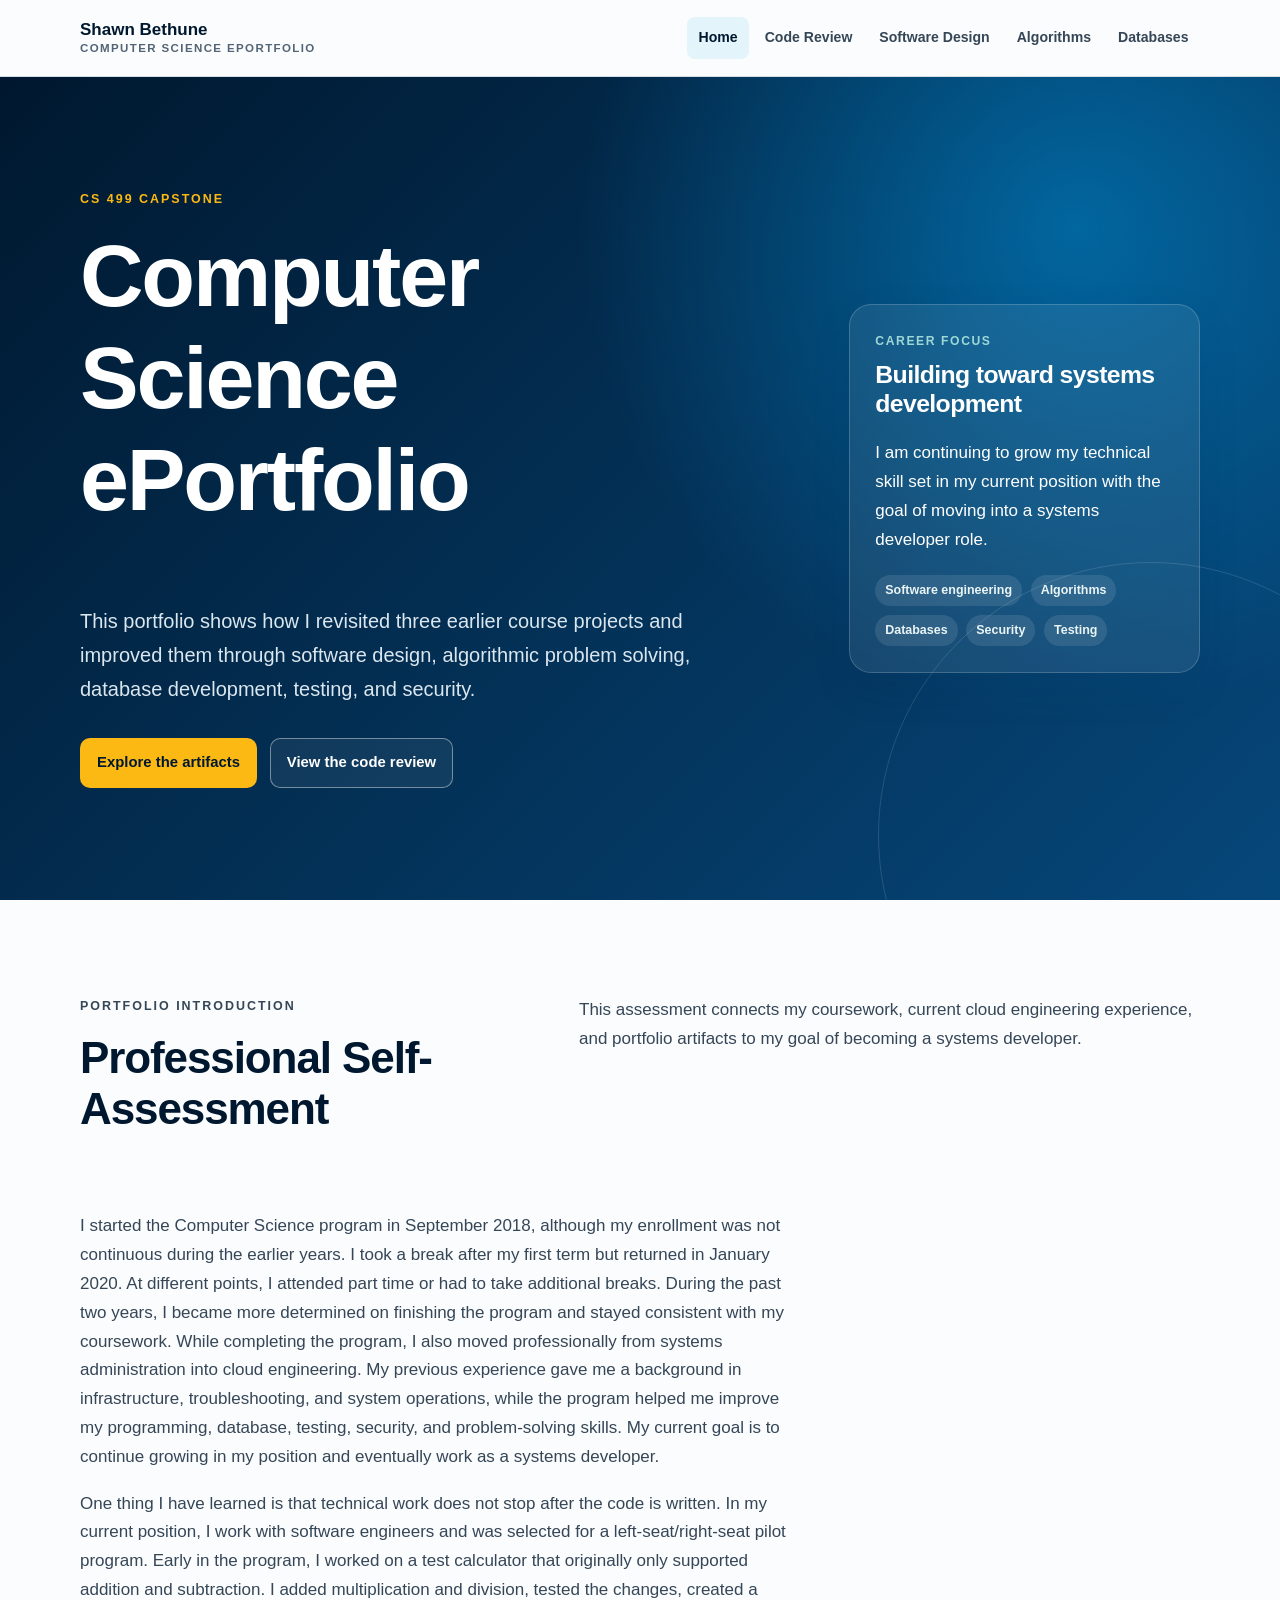
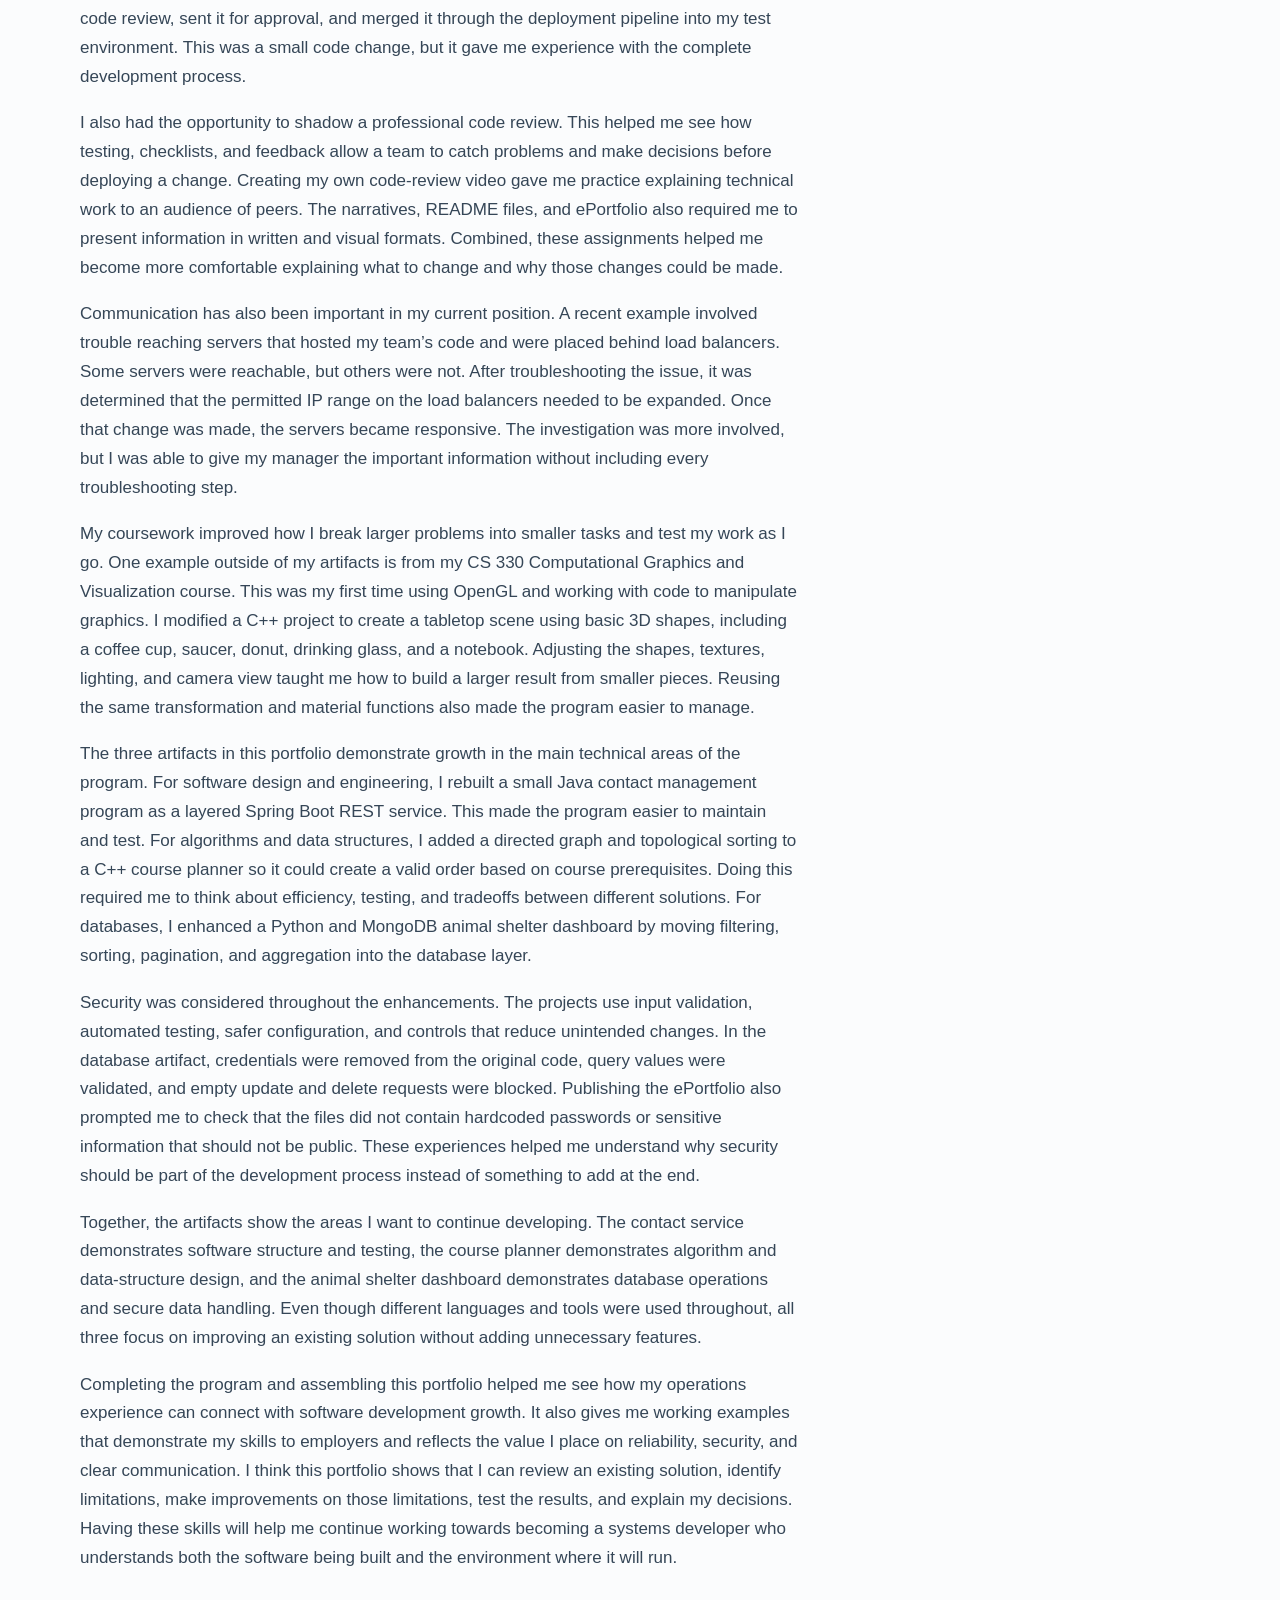
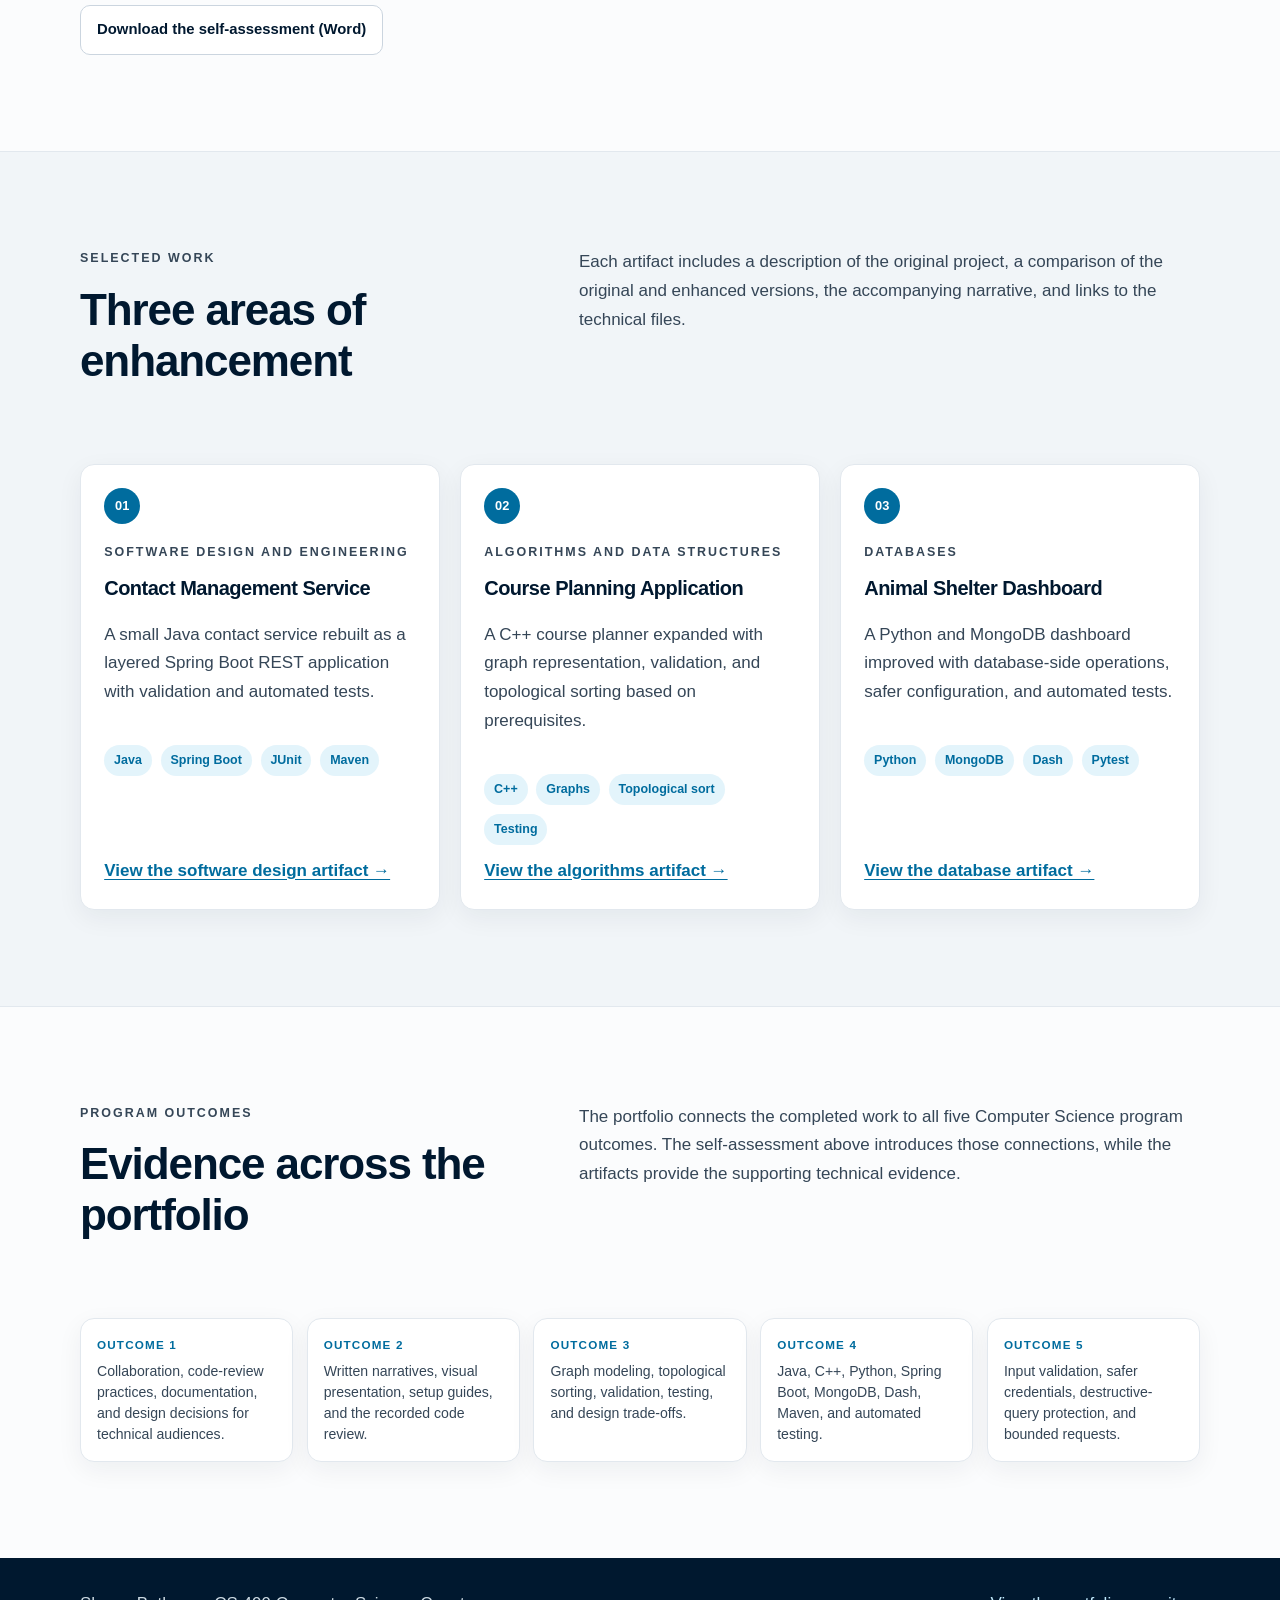
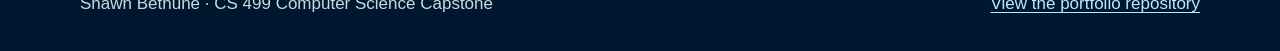
<file: index.html>
<!doctype html>
<html lang="en">
<head>
  <meta charset="utf-8">
  <meta name="viewport" content="width=device-width, initial-scale=1">
  <meta name="description" content="Shawn Bethune's computer science ePortfolio for the CS 499 capstone.">
  <title>Computer Science ePortfolio | Shawn Bethune</title>
  <link rel="stylesheet" href="assets/css/styles.css">
</head>
<body>
  <a class="skip-link" href="#main-content">Skip to main content</a>
  <header class="site-header">
    <div class="container nav-wrap">
      <a class="brand" href="index.html">Shawn Bethune<span>Computer Science ePortfolio</span></a>
      <nav class="site-nav" aria-label="Primary navigation">
        <a href="index.html" aria-current="page">Home</a>
        <a href="code-review.html">Code Review</a>
        <a href="software-design.html">Software Design</a>
        <a href="algorithms.html">Algorithms</a>
        <a href="databases.html">Databases</a>
      </nav>
    </div>
  </header>

  <main id="main-content">
    <section class="hero">
      <div class="container hero-grid">
        <div>
          <p class="eyebrow">CS 499 Capstone</p>
          <h1>Computer Science ePortfolio</h1>
          <p class="lede">This portfolio shows how I revisited three earlier course projects and improved them through software design, algorithmic problem solving, database development, testing, and security.</p>
          <div class="actions">
            <a class="button button-primary" href="#artifacts">Explore the artifacts</a>
            <a class="button button-secondary" href="code-review.html">View the code review</a>
          </div>
        </div>
        <aside class="hero-panel" aria-label="Portfolio focus">
          <p class="panel-label">Career focus</p>
          <h2>Building toward systems development</h2>
          <p>I am continuing to grow my technical skill set in my current position with the goal of moving into a systems developer role.</p>
          <ul class="compact-list" aria-label="Portfolio categories">
            <li>Software engineering</li>
            <li>Algorithms</li>
            <li>Databases</li>
            <li>Security</li>
            <li>Testing</li>
          </ul>
        </aside>
      </div>
    </section>

    <section class="section" id="self-assessment">
      <div class="container">
        <div class="section-heading">
          <div>
            <p class="eyebrow">Portfolio introduction</p>
            <h2>Professional Self-Assessment</h2>
          </div>
          <div>
            <p>This assessment connects my coursework, current cloud engineering experience, and portfolio artifacts to my goal of becoming a systems developer.</p>
          </div>
        </div>
        <div class="prose">
          <p>I started the Computer Science program in September 2018, although my enrollment was not continuous during the earlier years. I took a break after my first term but returned in January 2020. At different points, I attended part time or had to take additional breaks. During the past two years, I became more determined on finishing the program and stayed consistent with my coursework. While completing the program, I also moved professionally from systems administration into cloud engineering. My previous experience gave me a background in infrastructure, troubleshooting, and system operations, while the program helped me improve my programming, database, testing, security, and problem-solving skills. My current goal is to continue growing in my position and eventually work as a systems developer.</p>

          <p>One thing I have learned is that technical work does not stop after the code is written. In my current position, I work with software engineers and was selected for a left-seat/right-seat pilot program. Early in the program, I worked on a test calculator that originally only supported addition and subtraction. I added multiplication and division, tested the changes, created a code review, sent it for approval, and merged it through the deployment pipeline into my test environment. This was a small code change, but it gave me experience with the complete development process.</p>

          <p>I also had the opportunity to shadow a professional code review. This helped me see how testing, checklists, and feedback allow a team to catch problems and make decisions before deploying a change. Creating my own code-review video gave me practice explaining technical work to an audience of peers. The narratives, README files, and ePortfolio also required me to present information in written and visual formats. Combined, these assignments helped me become more comfortable explaining what to change and why those changes could be made.</p>

          <p>Communication has also been important in my current position. A recent example involved trouble reaching servers that hosted my team’s code and were placed behind load balancers. Some servers were reachable, but others were not. After troubleshooting the issue, it was determined that the permitted IP range on the load balancers needed to be expanded. Once that change was made, the servers became responsive. The investigation was more involved, but I was able to give my manager the important information without including every troubleshooting step.</p>

          <p>My coursework improved how I break larger problems into smaller tasks and test my work as I go. One example outside of my artifacts is from my CS 330 Computational Graphics and Visualization course. This was my first time using OpenGL and working with code to manipulate graphics. I modified a C++ project to create a tabletop scene using basic 3D shapes, including a coffee cup, saucer, donut, drinking glass, and a notebook. Adjusting the shapes, textures, lighting, and camera view taught me how to build a larger result from smaller pieces. Reusing the same transformation and material functions also made the program easier to manage.</p>

          <p>The three artifacts in this portfolio demonstrate growth in the main technical areas of the program. For software design and engineering, I rebuilt a small Java contact management program as a layered Spring Boot REST service. This made the program easier to maintain and test. For algorithms and data structures, I added a directed graph and topological sorting to a C++ course planner so it could create a valid order based on course prerequisites. Doing this required me to think about efficiency, testing, and tradeoffs between different solutions. For databases, I enhanced a Python and MongoDB animal shelter dashboard by moving filtering, sorting, pagination, and aggregation into the database layer.</p>

          <p>Security was considered throughout the enhancements. The projects use input validation, automated testing, safer configuration, and controls that reduce unintended changes. In the database artifact, credentials were removed from the original code, query values were validated, and empty update and delete requests were blocked. Publishing the ePortfolio also prompted me to check that the files did not contain hardcoded passwords or sensitive information that should not be public. These experiences helped me understand why security should be part of the development process instead of something to add at the end.</p>

          <p>Together, the artifacts show the areas I want to continue developing. The contact service demonstrates software structure and testing, the course planner demonstrates algorithm and data-structure design, and the animal shelter dashboard demonstrates database operations and secure data handling. Even though different languages and tools were used throughout, all three focus on improving an existing solution without adding unnecessary features.</p>

          <p>Completing the program and assembling this portfolio helped me see how my operations experience can connect with software development growth. It also gives me working examples that demonstrate my skills to employers and reflects the value I place on reliability, security, and clear communication. I think this portfolio shows that I can review an existing solution, identify limitations, make improvements on those limitations, test the results, and explain my decisions. Having these skills will help me continue working towards becoming a systems developer who understands both the software being built and the environment where it will run.</p>
        </div>
        <div class="actions">
          <a class="button button-light" href="documents/professional-self-assessment.docx" download>Download the self-assessment (Word)</a>
        </div>
      </div>
    </section>

    <section class="section section-alt" id="artifacts">
      <div class="container">
        <div class="section-heading">
          <div>
            <p class="eyebrow">Selected work</p>
            <h2>Three areas of enhancement</h2>
          </div>
          <p>Each artifact includes a description of the original project, a comparison of the original and enhanced versions, the accompanying narrative, and links to the technical files.</p>
        </div>
        <div class="card-grid">
          <article class="project-card">
            <span class="project-number">01</span>
            <p class="eyebrow">Software Design and Engineering</p>
            <h3>Contact Management Service</h3>
            <p>A small Java contact service rebuilt as a layered Spring Boot REST application with validation and automated tests.</p>
            <ul class="tag-list" aria-label="Technologies used">
              <li>Java</li>
              <li>Spring Boot</li>
              <li>JUnit</li>
              <li>Maven</li>
            </ul>
            <a class="text-link" href="software-design.html">View the software design artifact →</a>
          </article>

          <article class="project-card">
            <span class="project-number">02</span>
            <p class="eyebrow">Algorithms and Data Structures</p>
            <h3>Course Planning Application</h3>
            <p>A C++ course planner expanded with graph representation, validation, and topological sorting based on prerequisites.</p>
            <ul class="tag-list" aria-label="Technologies used">
              <li>C++</li>
              <li>Graphs</li>
              <li>Topological sort</li>
              <li>Testing</li>
            </ul>
            <a class="text-link" href="algorithms.html">View the algorithms artifact →</a>
          </article>

          <article class="project-card">
            <span class="project-number">03</span>
            <p class="eyebrow">Databases</p>
            <h3>Animal Shelter Dashboard</h3>
            <p>A Python and MongoDB dashboard improved with database-side operations, safer configuration, and automated tests.</p>
            <ul class="tag-list" aria-label="Technologies used">
              <li>Python</li>
              <li>MongoDB</li>
              <li>Dash</li>
              <li>Pytest</li>
            </ul>
            <a class="text-link" href="databases.html">View the database artifact →</a>
          </article>
        </div>
      </div>
    </section>

    <section class="section" id="outcomes">
      <div class="container">
        <div class="section-heading">
          <div>
            <p class="eyebrow">Program outcomes</p>
            <h2>Evidence across the portfolio</h2>
          </div>
          <p>The portfolio connects the completed work to all five Computer Science program outcomes. The self-assessment above introduces those connections, while the artifacts provide the supporting technical evidence.</p>
        </div>
        <div class="outcome-grid">
          <article class="outcome-card"><span>Outcome 1</span><p>Collaboration, code-review practices, documentation, and design decisions for technical audiences.</p></article>
          <article class="outcome-card"><span>Outcome 2</span><p>Written narratives, visual presentation, setup guides, and the recorded code review.</p></article>
          <article class="outcome-card"><span>Outcome 3</span><p>Graph modeling, topological sorting, validation, testing, and design trade-offs.</p></article>
          <article class="outcome-card"><span>Outcome 4</span><p>Java, C++, Python, Spring Boot, MongoDB, Dash, Maven, and automated testing.</p></article>
          <article class="outcome-card"><span>Outcome 5</span><p>Input validation, safer credentials, destructive-query protection, and bounded requests.</p></article>
        </div>
      </div>
    </section>
  </main>

  <footer class="site-footer">
    <div class="container footer-wrap">
      <p>Shawn Bethune · CS 499 Computer Science Capstone</p>
      <a href="https://github.com/shawnSnhu/shawnsnhu.github.io">View the portfolio repository</a>
    </div>
  </footer>
</body>
</html>
</file>
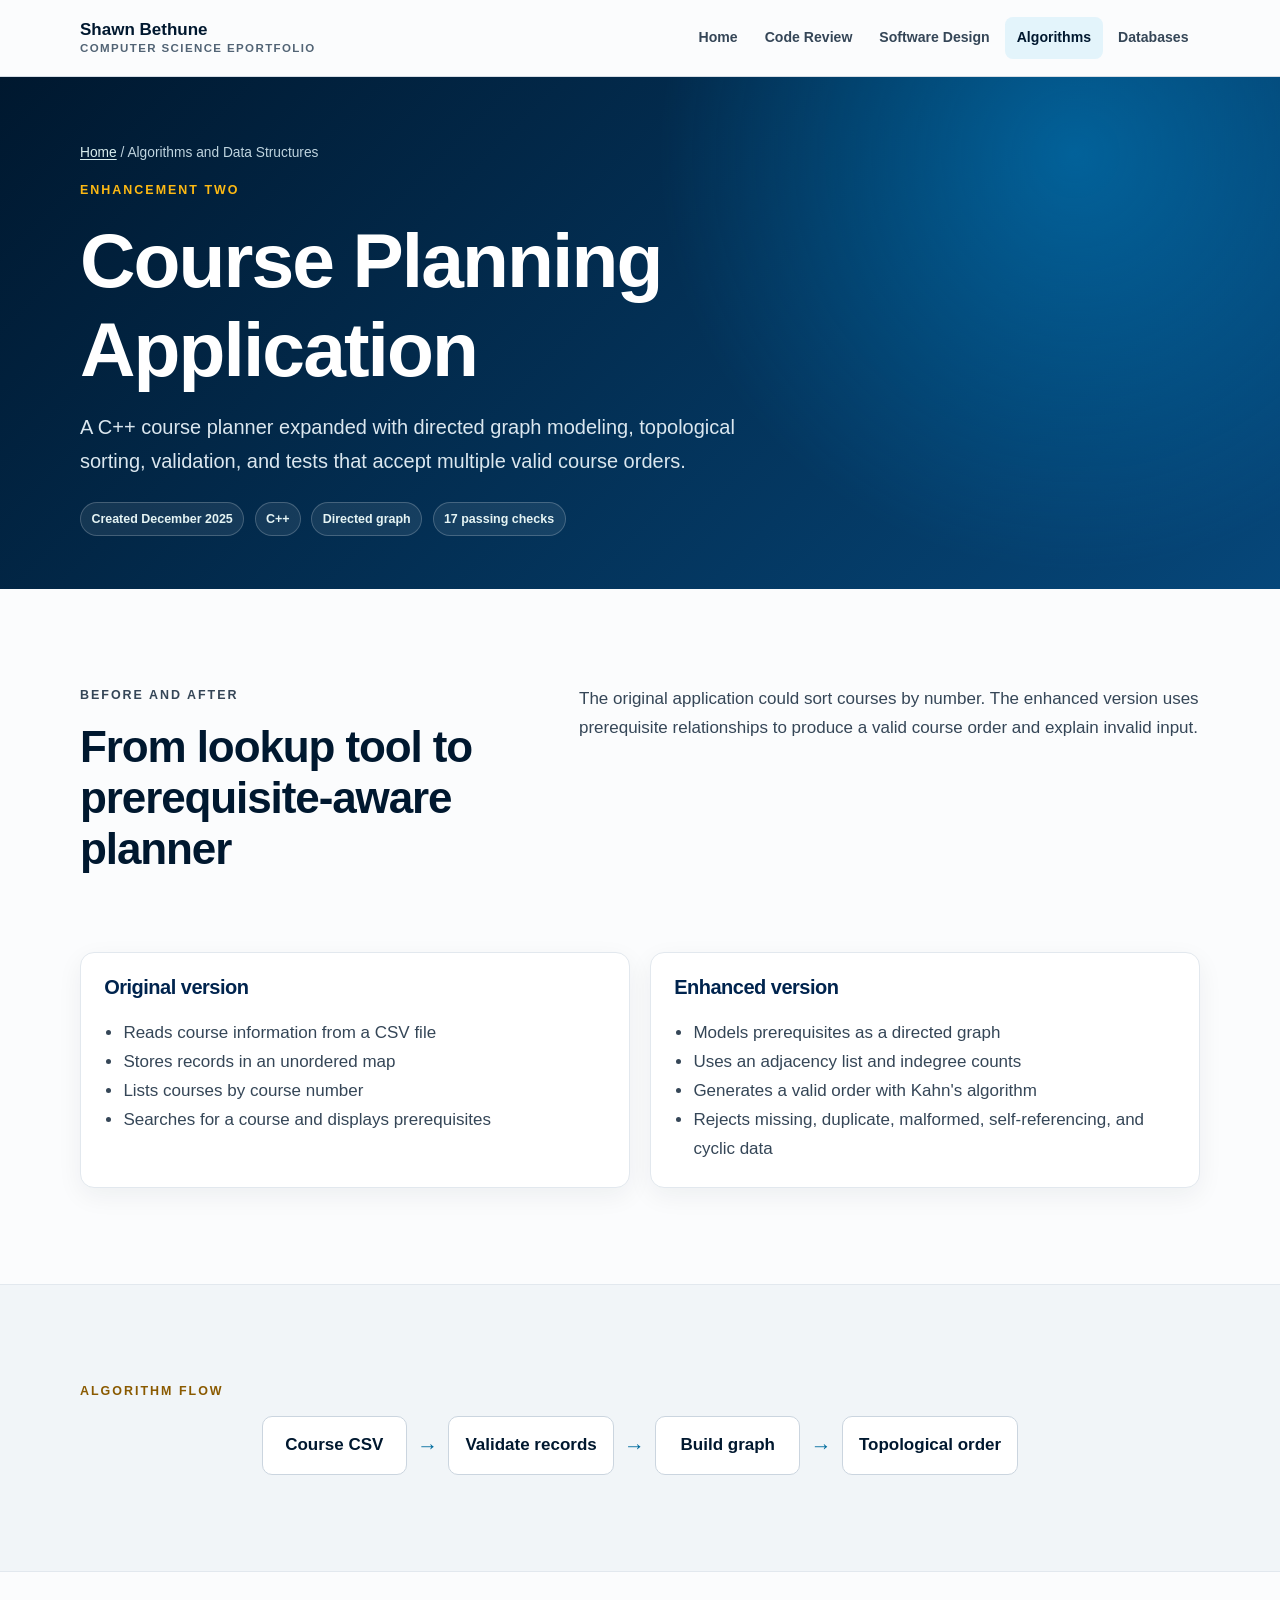
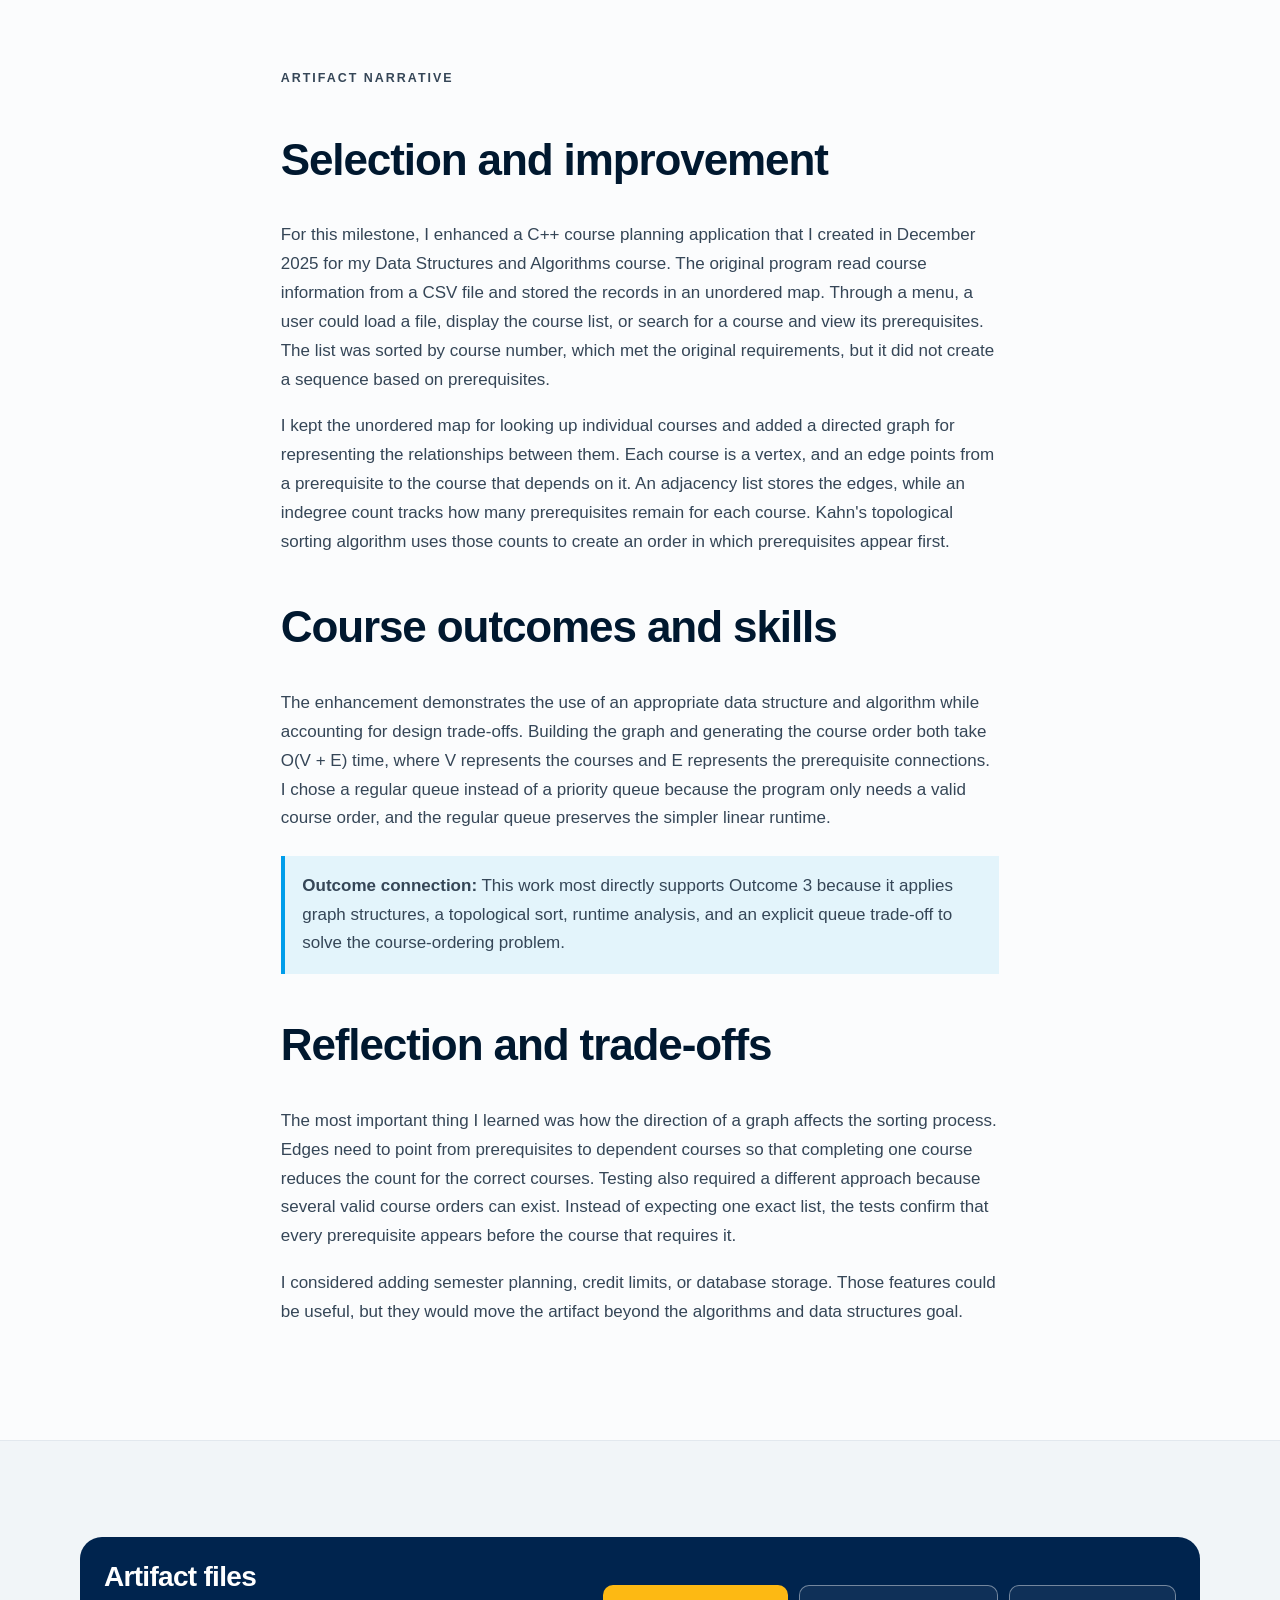
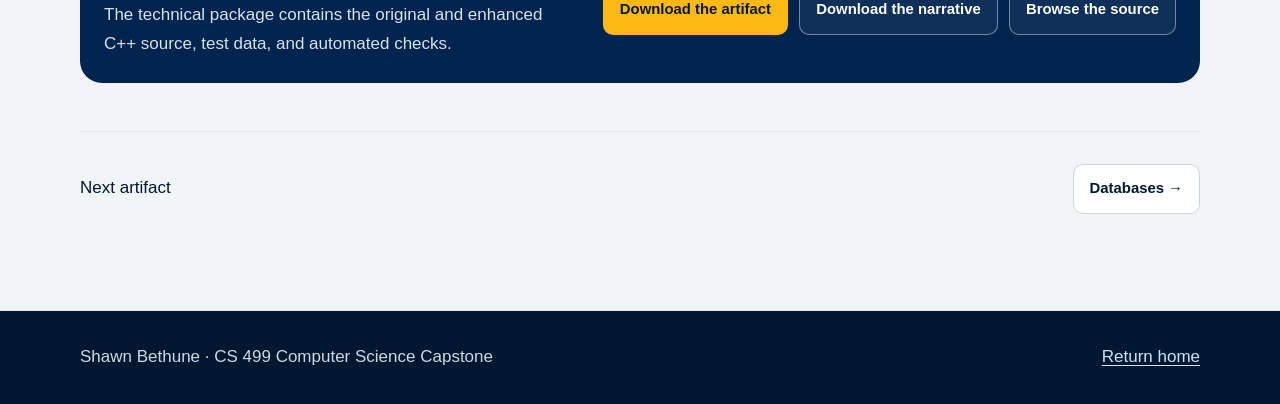
<file: algorithms.html>
<!doctype html>
<html lang="en">
<head>
  <meta charset="utf-8">
  <meta name="viewport" content="width=device-width, initial-scale=1">
  <meta name="description" content="Algorithms and data structures enhancement for Shawn Bethune's CS 499 capstone.">
  <title>Algorithms and Data Structures | Shawn Bethune</title>
  <link rel="stylesheet" href="assets/css/styles.css">
</head>
<body>
  <a class="skip-link" href="#main-content">Skip to main content</a>
  <header class="site-header">
    <div class="container nav-wrap">
      <a class="brand" href="index.html">Shawn Bethune<span>Computer Science ePortfolio</span></a>
      <nav class="site-nav" aria-label="Primary navigation">
        <a href="index.html">Home</a>
        <a href="code-review.html">Code Review</a>
        <a href="software-design.html">Software Design</a>
        <a href="algorithms.html" aria-current="page">Algorithms</a>
        <a href="databases.html">Databases</a>
      </nav>
    </div>
  </header>

  <main id="main-content">
    <section class="page-hero">
      <div class="container">
        <p class="breadcrumbs"><a href="index.html">Home</a> / Algorithms and Data Structures</p>
        <p class="eyebrow">Enhancement Two</p>
        <h1>Course Planning Application</h1>
        <p class="lede">A C++ course planner expanded with directed graph modeling, topological sorting, validation, and tests that accept multiple valid course orders.</p>
        <div class="meta-row" aria-label="Project details">
          <span>Created December 2025</span>
          <span>C++</span>
          <span>Directed graph</span>
          <span>17 passing checks</span>
        </div>
      </div>
    </section>

    <section class="section">
      <div class="container">
        <div class="section-heading">
          <div><p class="eyebrow">Before and after</p><h2>From lookup tool to prerequisite-aware planner</h2></div>
          <p>The original application could sort courses by number. The enhanced version uses prerequisite relationships to produce a valid course order and explain invalid input.</p>
        </div>
        <div class="comparison-grid">
          <article class="comparison-card">
            <h3>Original version</h3>
            <ul>
              <li>Reads course information from a CSV file</li>
              <li>Stores records in an unordered map</li>
              <li>Lists courses by course number</li>
              <li>Searches for a course and displays prerequisites</li>
            </ul>
          </article>
          <article class="comparison-card">
            <h3>Enhanced version</h3>
            <ul>
              <li>Models prerequisites as a directed graph</li>
              <li>Uses an adjacency list and indegree counts</li>
              <li>Generates a valid order with Kahn's algorithm</li>
              <li>Rejects missing, duplicate, malformed, self-referencing, and cyclic data</li>
            </ul>
          </article>
        </div>
      </div>
    </section>

    <section class="section section-alt">
      <div class="container">
        <p class="eyebrow">Algorithm flow</p>
        <div class="flow" aria-label="Course planning algorithm flow">
          <div class="flow-step">Course CSV</div><span class="flow-arrow" aria-hidden="true">→</span>
          <div class="flow-step">Validate records</div><span class="flow-arrow" aria-hidden="true">→</span>
          <div class="flow-step">Build graph</div><span class="flow-arrow" aria-hidden="true">→</span>
          <div class="flow-step">Topological order</div>
        </div>
      </div>
    </section>

    <section class="section">
      <div class="container prose">
        <p class="eyebrow">Artifact narrative</p>
        <h2>Selection and improvement</h2>
        <p>For this milestone, I enhanced a C++ course planning application that I created in December 2025 for my Data Structures and Algorithms course. The original program read course information from a CSV file and stored the records in an unordered map. Through a menu, a user could load a file, display the course list, or search for a course and view its prerequisites. The list was sorted by course number, which met the original requirements, but it did not create a sequence based on prerequisites.</p>
        <p>I kept the unordered map for looking up individual courses and added a directed graph for representing the relationships between them. Each course is a vertex, and an edge points from a prerequisite to the course that depends on it. An adjacency list stores the edges, while an indegree count tracks how many prerequisites remain for each course. Kahn's topological sorting algorithm uses those counts to create an order in which prerequisites appear first.</p>

        <h2>Course outcomes and skills</h2>
        <p>The enhancement demonstrates the use of an appropriate data structure and algorithm while accounting for design trade-offs. Building the graph and generating the course order both take O(V + E) time, where V represents the courses and E represents the prerequisite connections. I chose a regular queue instead of a priority queue because the program only needs a valid course order, and the regular queue preserves the simpler linear runtime.</p>
        <p class="outcome-note"><strong>Outcome connection:</strong> This work most directly supports Outcome 3 because it applies graph structures, a topological sort, runtime analysis, and an explicit queue trade-off to solve the course-ordering problem.</p>

        <h2>Reflection and trade-offs</h2>
        <p>The most important thing I learned was how the direction of a graph affects the sorting process. Edges need to point from prerequisites to dependent courses so that completing one course reduces the count for the correct courses. Testing also required a different approach because several valid course orders can exist. Instead of expecting one exact list, the tests confirm that every prerequisite appears before the course that requires it.</p>
        <p>I considered adding semester planning, credit limits, or database storage. Those features could be useful, but they would move the artifact beyond the algorithms and data structures goal.</p>
      </div>
    </section>

    <section class="section section-alt">
      <div class="container file-panel">
        <div><h2>Artifact files</h2><p>The technical package contains the original and enhanced C++ source, test data, and automated checks.</p></div>
        <div class="file-actions">
          <a class="button button-primary" href="downloads/algorithms-artifact.zip">Download the artifact</a>
          <a class="button button-secondary" href="documents/algorithms-narrative.docx">Download the narrative</a>
          <a class="button button-secondary" href="https://github.com/shawnSnhu/shawnsnhu.github.io/tree/main/artifacts/algorithms">Browse the source</a>
        </div>
      </div>
      <div class="container next-project"><span>Next artifact</span><a class="button button-light" href="databases.html">Databases →</a></div>
    </section>
  </main>

  <footer class="site-footer"><div class="container footer-wrap"><p>Shawn Bethune · CS 499 Computer Science Capstone</p><a href="index.html">Return home</a></div></footer>
</body>
</html>
</file>
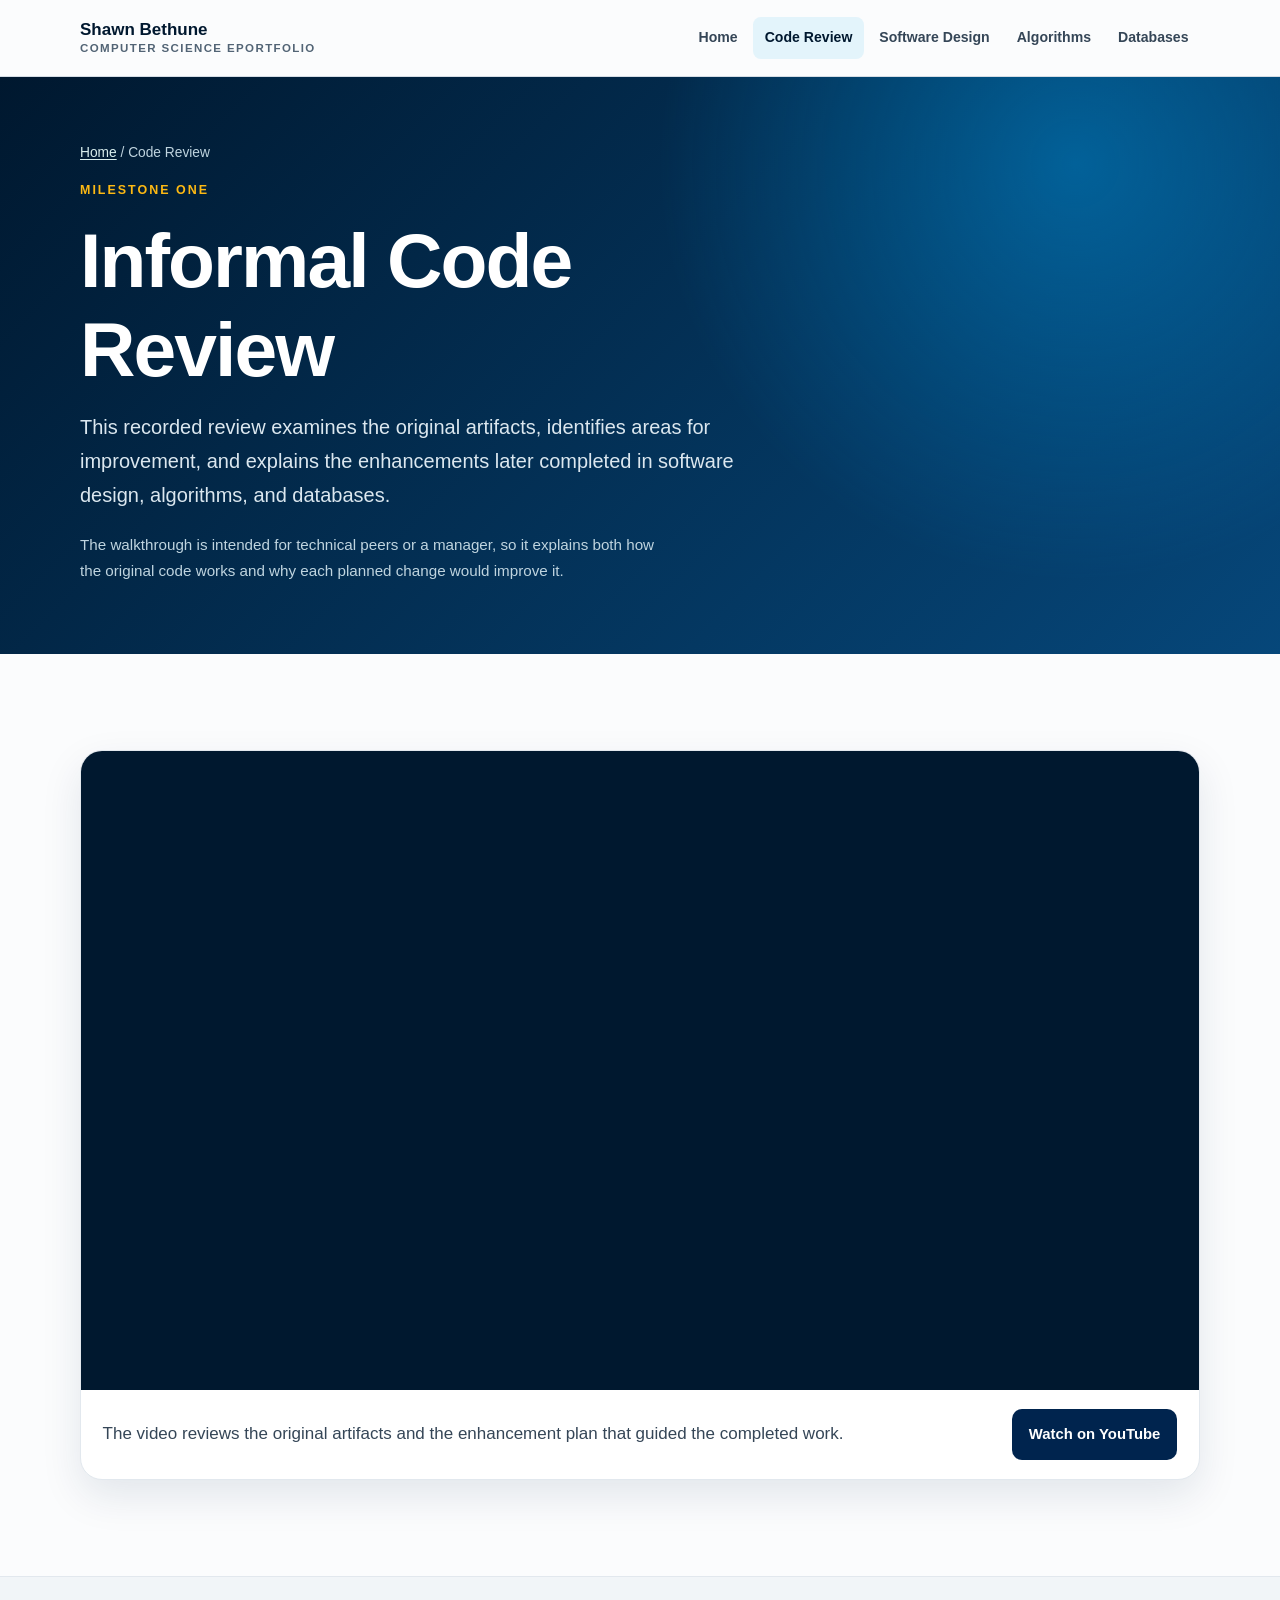
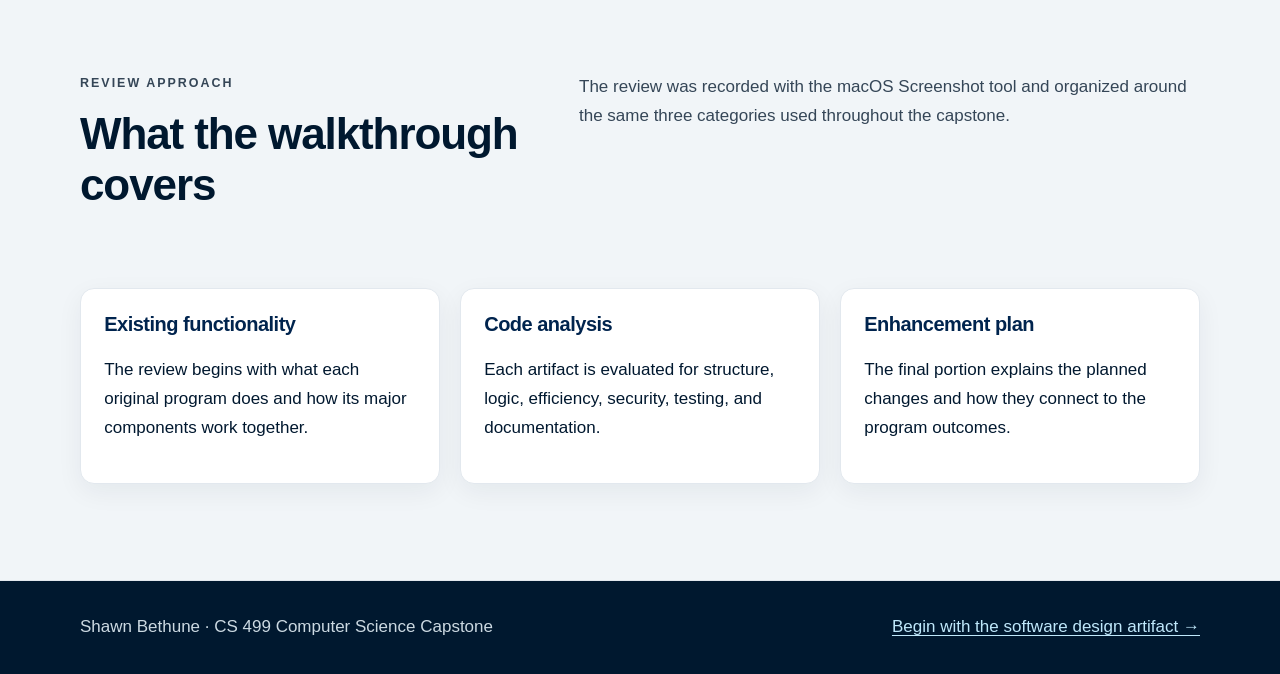
<file: code-review.html>
<!doctype html>
<html lang="en">
<head>
  <meta charset="utf-8">
  <meta name="viewport" content="width=device-width, initial-scale=1">
  <meta name="description" content="Informal code review for Shawn Bethune's CS 499 capstone.">
  <title>Code Review | Shawn Bethune</title>
  <link rel="stylesheet" href="assets/css/styles.css">
</head>
<body>
  <a class="skip-link" href="#main-content">Skip to main content</a>
  <header class="site-header">
    <div class="container nav-wrap">
      <a class="brand" href="index.html">Shawn Bethune<span>Computer Science ePortfolio</span></a>
      <nav class="site-nav" aria-label="Primary navigation">
        <a href="index.html">Home</a>
        <a href="code-review.html" aria-current="page">Code Review</a>
        <a href="software-design.html">Software Design</a>
        <a href="algorithms.html">Algorithms</a>
        <a href="databases.html">Databases</a>
      </nav>
    </div>
  </header>

  <main id="main-content">
    <section class="page-hero">
      <div class="container">
        <p class="breadcrumbs"><a href="index.html">Home</a> / Code Review</p>
        <p class="eyebrow">Milestone One</p>
        <h1>Informal Code Review</h1>
        <p class="lede">This recorded review examines the original artifacts, identifies areas for improvement, and explains the enhancements later completed in software design, algorithms, and databases.</p>
        <p class="page-note">The walkthrough is intended for technical peers or a manager, so it explains both how the original code works and why each planned change would improve it.</p>
      </div>
    </section>

    <section class="section">
      <div class="container">
        <div class="video-panel">
          <div class="video-frame">
            <iframe
              src="https://www.youtube-nocookie.com/embed/Wg-qxRgIcG8"
              title="CS 499 informal code review by Shawn Bethune"
              loading="lazy"
              referrerpolicy="strict-origin-when-cross-origin"
              allow="accelerometer; autoplay; clipboard-write; encrypted-media; gyroscope; picture-in-picture; web-share"
              allowfullscreen></iframe>
          </div>
          <div class="video-caption">
            <p>The video reviews the original artifacts and the enhancement plan that guided the completed work.</p>
            <a class="button button-dark" href="https://www.youtube.com/watch?v=Wg-qxRgIcG8" target="_blank" rel="noopener noreferrer">Watch on YouTube</a>
          </div>
        </div>
      </div>
    </section>

    <section class="section section-alt">
      <div class="container">
        <div class="section-heading">
          <div>
            <p class="eyebrow">Review approach</p>
            <h2>What the walkthrough covers</h2>
          </div>
          <p>The review was recorded with the macOS Screenshot tool and organized around the same three categories used throughout the capstone.</p>
        </div>
        <div class="card-grid">
          <article class="content-card">
            <h3>Existing functionality</h3>
            <p>The review begins with what each original program does and how its major components work together.</p>
          </article>
          <article class="content-card">
            <h3>Code analysis</h3>
            <p>Each artifact is evaluated for structure, logic, efficiency, security, testing, and documentation.</p>
          </article>
          <article class="content-card">
            <h3>Enhancement plan</h3>
            <p>The final portion explains the planned changes and how they connect to the program outcomes.</p>
          </article>
        </div>
      </div>
    </section>
  </main>

  <footer class="site-footer">
    <div class="container footer-wrap">
      <p>Shawn Bethune · CS 499 Computer Science Capstone</p>
      <a href="software-design.html">Begin with the software design artifact →</a>
    </div>
  </footer>
</body>
</html>
</file>
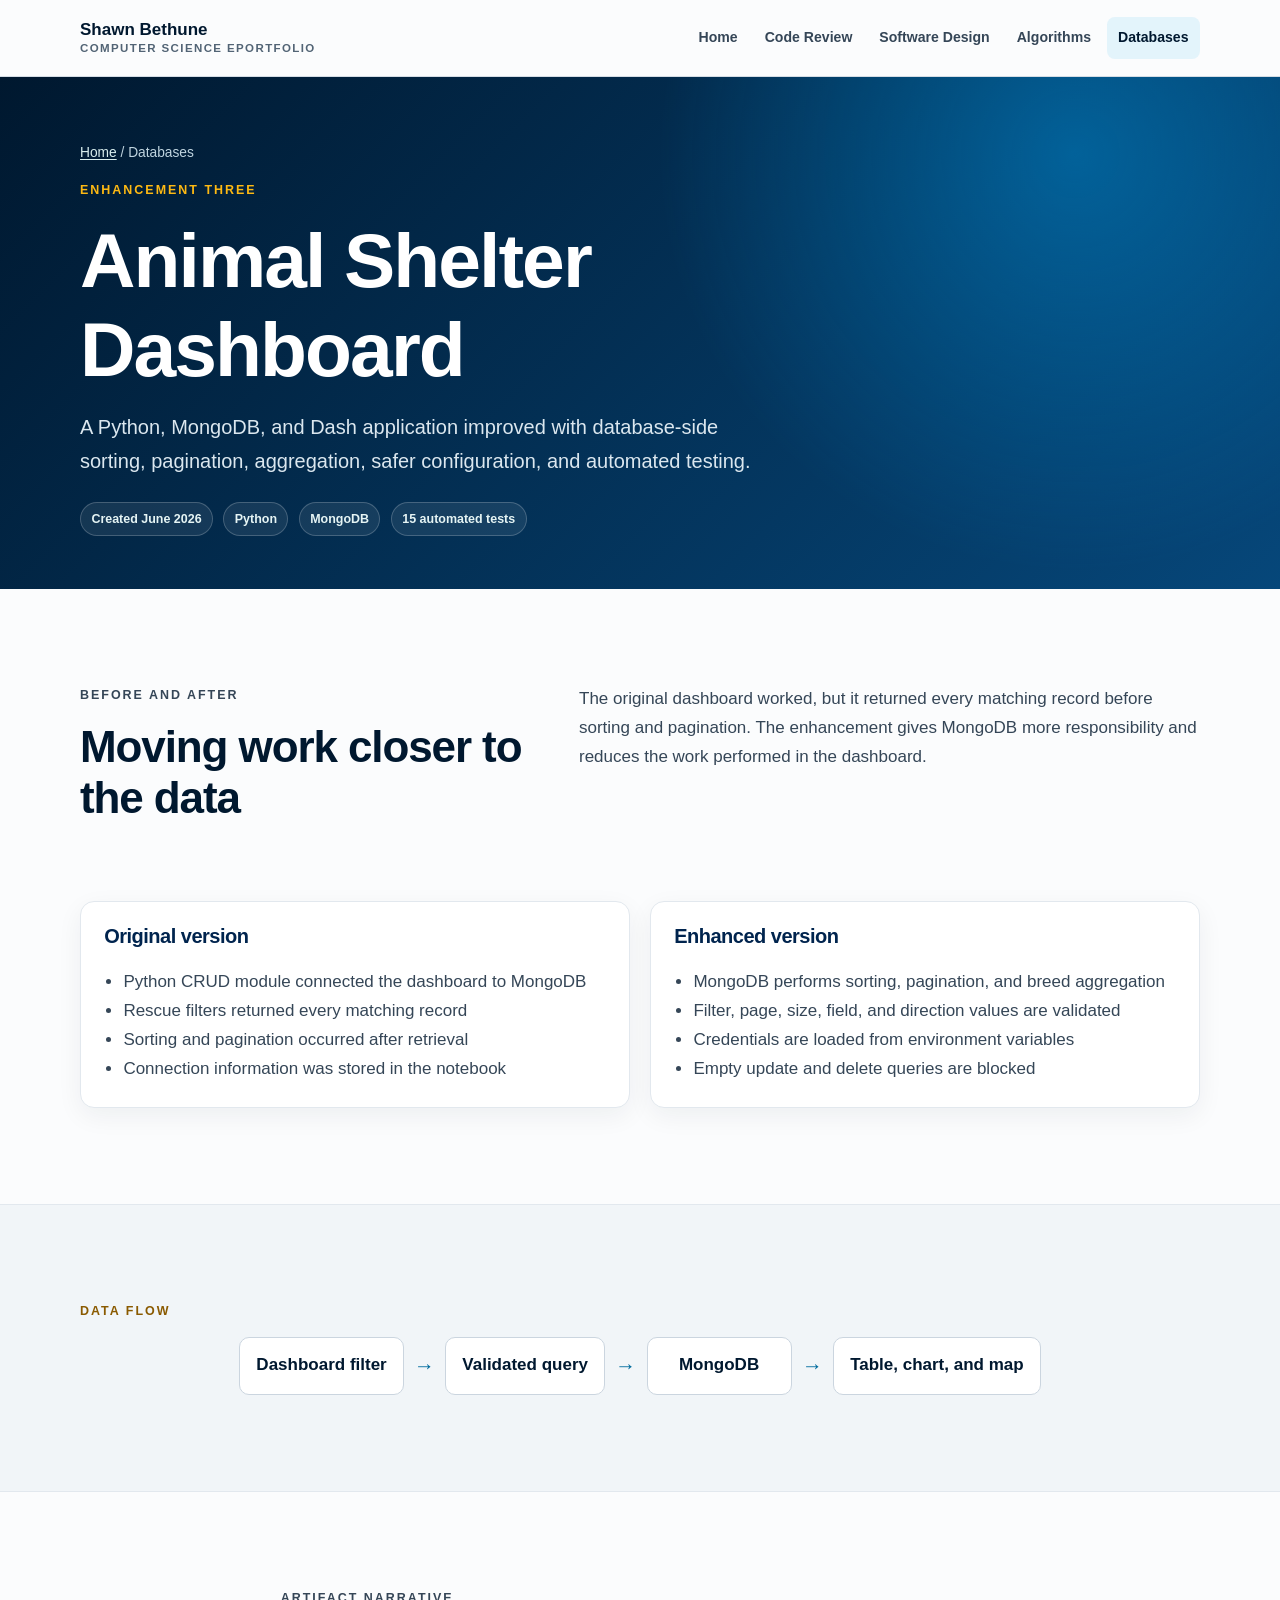
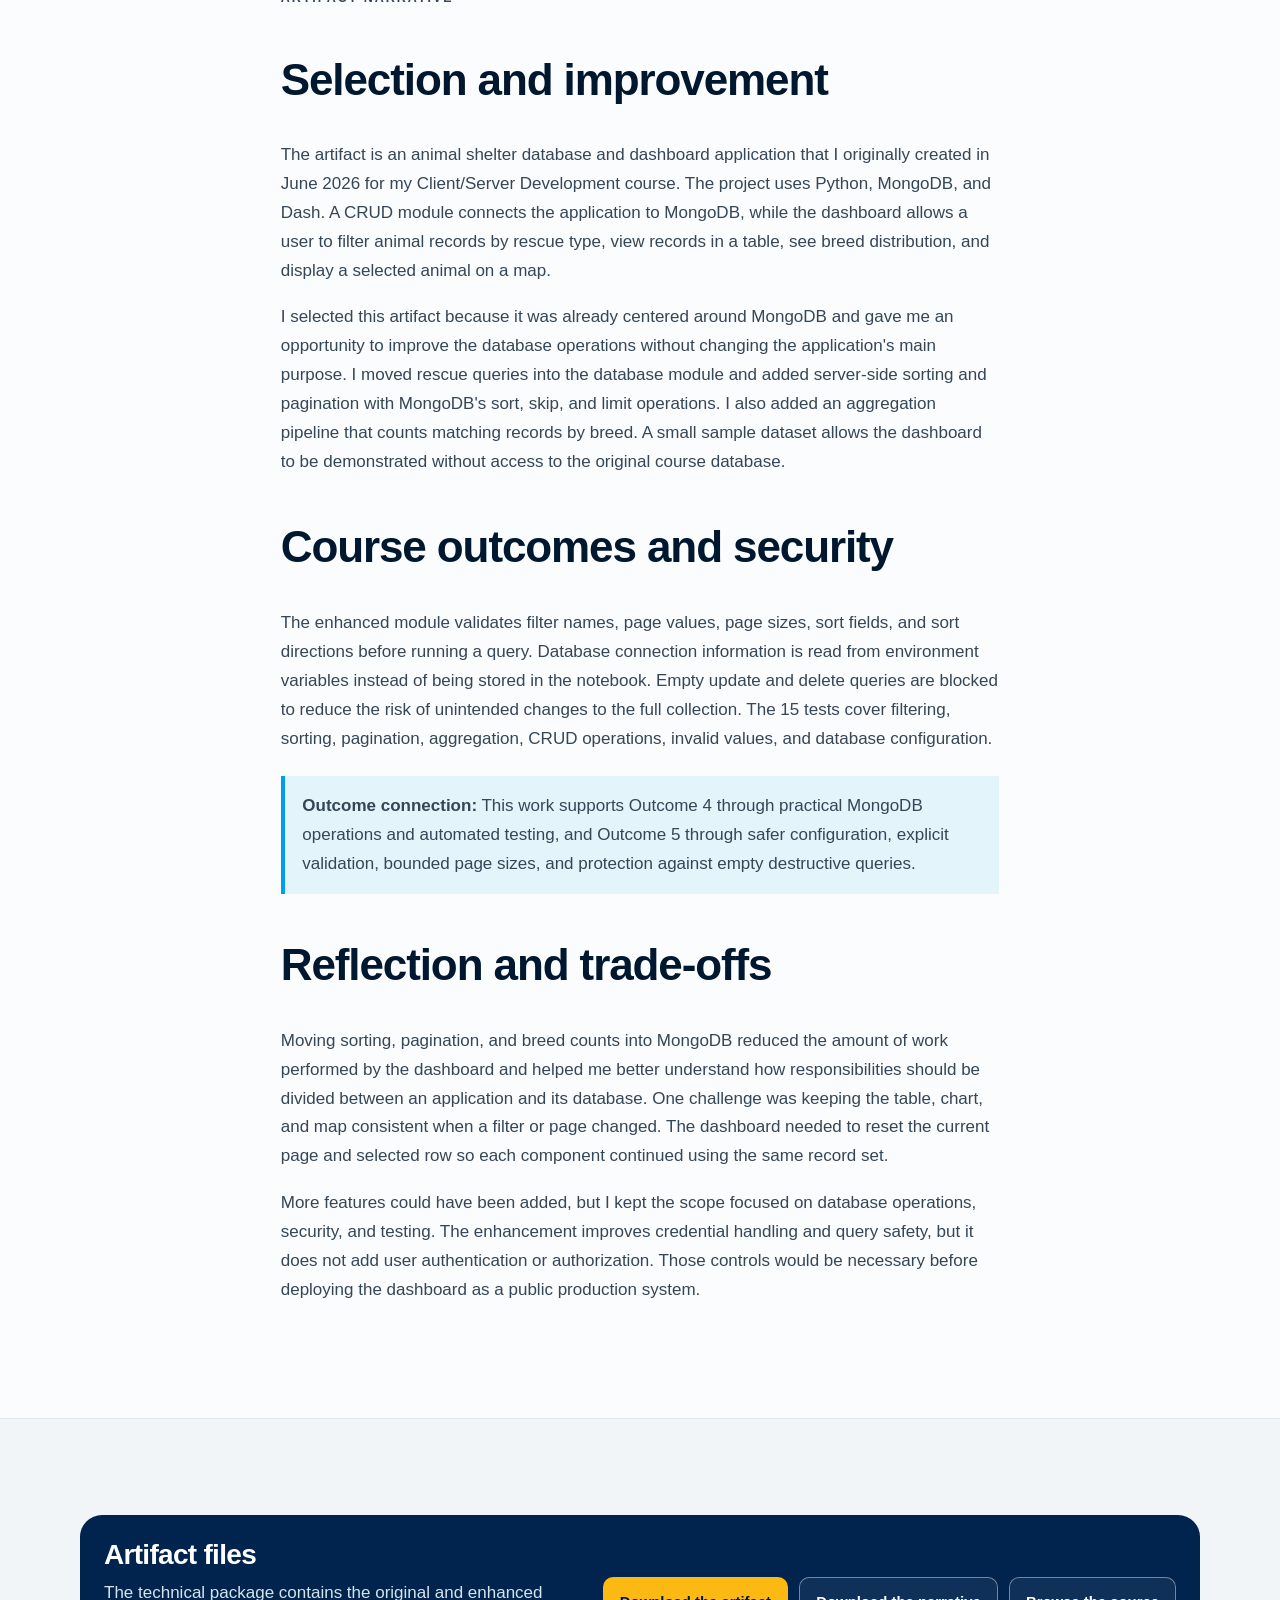
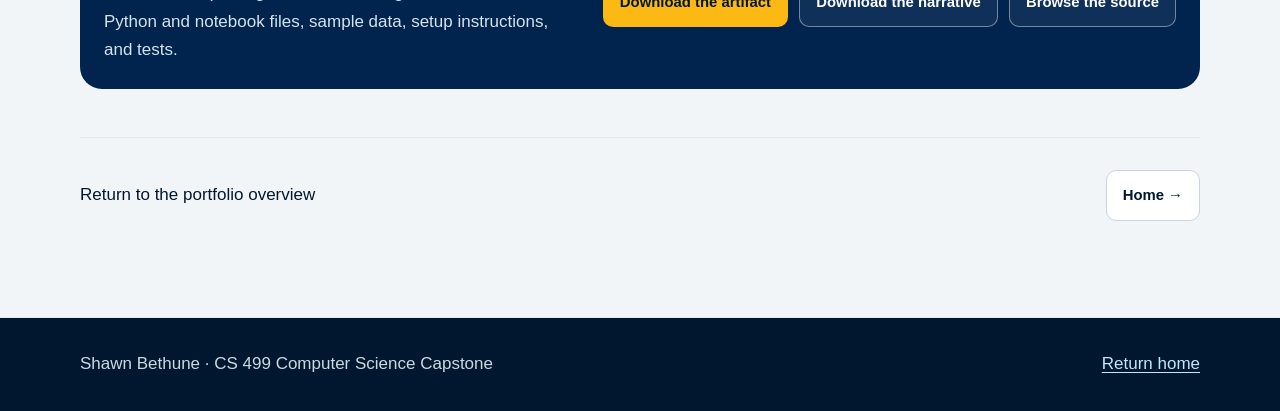
<file: databases.html>
<!doctype html>
<html lang="en">
<head>
  <meta charset="utf-8">
  <meta name="viewport" content="width=device-width, initial-scale=1">
  <meta name="description" content="Database enhancement for Shawn Bethune's CS 499 capstone.">
  <title>Databases | Shawn Bethune</title>
  <link rel="stylesheet" href="assets/css/styles.css">
</head>
<body>
  <a class="skip-link" href="#main-content">Skip to main content</a>
  <header class="site-header">
    <div class="container nav-wrap">
      <a class="brand" href="index.html">Shawn Bethune<span>Computer Science ePortfolio</span></a>
      <nav class="site-nav" aria-label="Primary navigation">
        <a href="index.html">Home</a>
        <a href="code-review.html">Code Review</a>
        <a href="software-design.html">Software Design</a>
        <a href="algorithms.html">Algorithms</a>
        <a href="databases.html" aria-current="page">Databases</a>
      </nav>
    </div>
  </header>

  <main id="main-content">
    <section class="page-hero">
      <div class="container">
        <p class="breadcrumbs"><a href="index.html">Home</a> / Databases</p>
        <p class="eyebrow">Enhancement Three</p>
        <h1>Animal Shelter Dashboard</h1>
        <p class="lede">A Python, MongoDB, and Dash application improved with database-side sorting, pagination, aggregation, safer configuration, and automated testing.</p>
        <div class="meta-row" aria-label="Project details">
          <span>Created June 2026</span>
          <span>Python</span>
          <span>MongoDB</span>
          <span>15 automated tests</span>
        </div>
      </div>
    </section>

    <section class="section">
      <div class="container">
        <div class="section-heading">
          <div><p class="eyebrow">Before and after</p><h2>Moving work closer to the data</h2></div>
          <p>The original dashboard worked, but it returned every matching record before sorting and pagination. The enhancement gives MongoDB more responsibility and reduces the work performed in the dashboard.</p>
        </div>
        <div class="comparison-grid">
          <article class="comparison-card">
            <h3>Original version</h3>
            <ul>
              <li>Python CRUD module connected the dashboard to MongoDB</li>
              <li>Rescue filters returned every matching record</li>
              <li>Sorting and pagination occurred after retrieval</li>
              <li>Connection information was stored in the notebook</li>
            </ul>
          </article>
          <article class="comparison-card">
            <h3>Enhanced version</h3>
            <ul>
              <li>MongoDB performs sorting, pagination, and breed aggregation</li>
              <li>Filter, page, size, field, and direction values are validated</li>
              <li>Credentials are loaded from environment variables</li>
              <li>Empty update and delete queries are blocked</li>
            </ul>
          </article>
        </div>
      </div>
    </section>

    <section class="section section-alt">
      <div class="container">
        <p class="eyebrow">Data flow</p>
        <div class="flow" aria-label="Data flow through the enhanced dashboard">
          <div class="flow-step">Dashboard filter</div><span class="flow-arrow" aria-hidden="true">→</span>
          <div class="flow-step">Validated query</div><span class="flow-arrow" aria-hidden="true">→</span>
          <div class="flow-step">MongoDB</div><span class="flow-arrow" aria-hidden="true">→</span>
          <div class="flow-step">Table, chart, and map</div>
        </div>
      </div>
    </section>

    <section class="section">
      <div class="container prose">
        <p class="eyebrow">Artifact narrative</p>
        <h2>Selection and improvement</h2>
        <p>The artifact is an animal shelter database and dashboard application that I originally created in June 2026 for my Client/Server Development course. The project uses Python, MongoDB, and Dash. A CRUD module connects the application to MongoDB, while the dashboard allows a user to filter animal records by rescue type, view records in a table, see breed distribution, and display a selected animal on a map.</p>
        <p>I selected this artifact because it was already centered around MongoDB and gave me an opportunity to improve the database operations without changing the application's main purpose. I moved rescue queries into the database module and added server-side sorting and pagination with MongoDB's sort, skip, and limit operations. I also added an aggregation pipeline that counts matching records by breed. A small sample dataset allows the dashboard to be demonstrated without access to the original course database.</p>

        <h2>Course outcomes and security</h2>
        <p>The enhanced module validates filter names, page values, page sizes, sort fields, and sort directions before running a query. Database connection information is read from environment variables instead of being stored in the notebook. Empty update and delete queries are blocked to reduce the risk of unintended changes to the full collection. The 15 tests cover filtering, sorting, pagination, aggregation, CRUD operations, invalid values, and database configuration.</p>
        <p class="outcome-note"><strong>Outcome connection:</strong> This work supports Outcome 4 through practical MongoDB operations and automated testing, and Outcome 5 through safer configuration, explicit validation, bounded page sizes, and protection against empty destructive queries.</p>

        <h2>Reflection and trade-offs</h2>
        <p>Moving sorting, pagination, and breed counts into MongoDB reduced the amount of work performed by the dashboard and helped me better understand how responsibilities should be divided between an application and its database. One challenge was keeping the table, chart, and map consistent when a filter or page changed. The dashboard needed to reset the current page and selected row so each component continued using the same record set.</p>
        <p>More features could have been added, but I kept the scope focused on database operations, security, and testing. The enhancement improves credential handling and query safety, but it does not add user authentication or authorization. Those controls would be necessary before deploying the dashboard as a public production system.</p>
      </div>
    </section>

    <section class="section section-alt">
      <div class="container file-panel">
        <div><h2>Artifact files</h2><p>The technical package contains the original and enhanced Python and notebook files, sample data, setup instructions, and tests.</p></div>
        <div class="file-actions">
          <a class="button button-primary" href="downloads/database-artifact.zip">Download the artifact</a>
          <a class="button button-secondary" href="documents/database-narrative.docx">Download the narrative</a>
          <a class="button button-secondary" href="https://github.com/shawnSnhu/shawnsnhu.github.io/tree/main/artifacts/database">Browse the source</a>
        </div>
      </div>
      <div class="container next-project"><span>Return to the portfolio overview</span><a class="button button-light" href="index.html">Home →</a></div>
    </section>
  </main>

  <footer class="site-footer"><div class="container footer-wrap"><p>Shawn Bethune · CS 499 Computer Science Capstone</p><a href="index.html">Return home</a></div></footer>
</body>
</html>
</file>
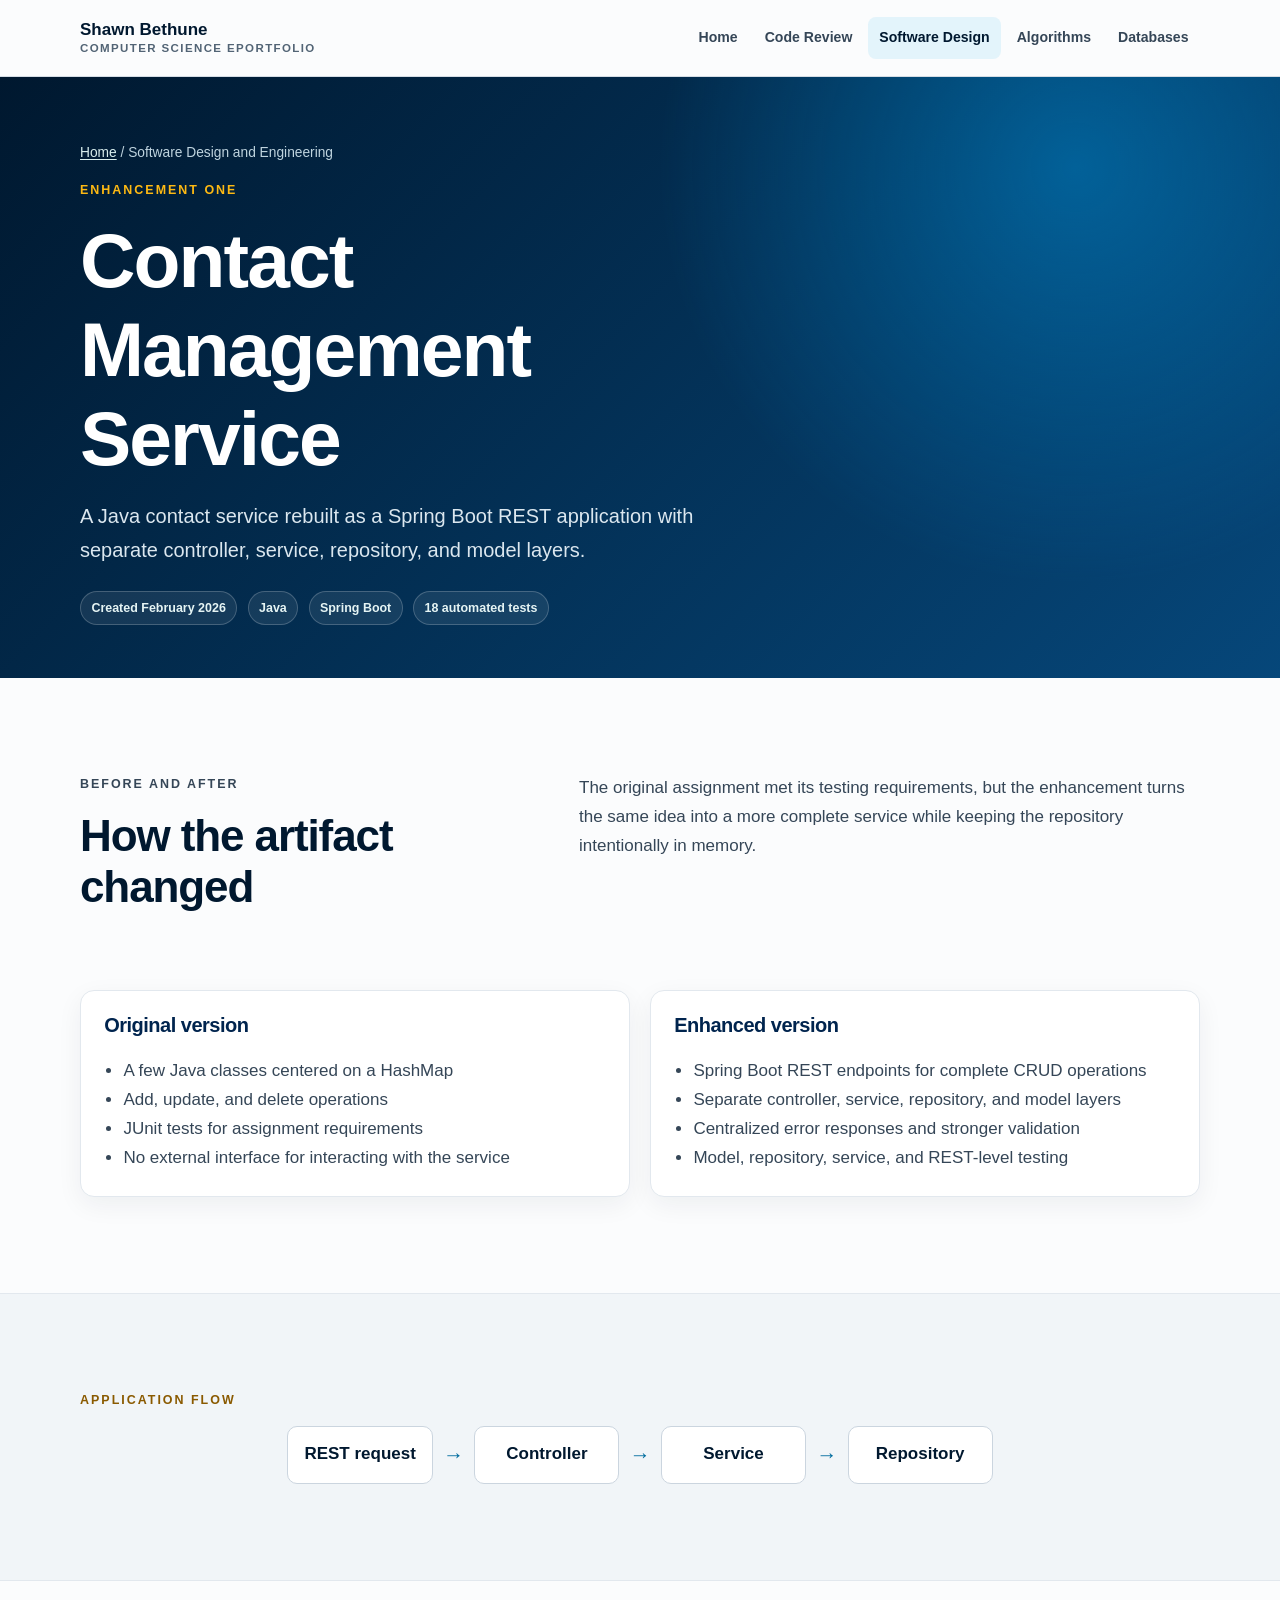
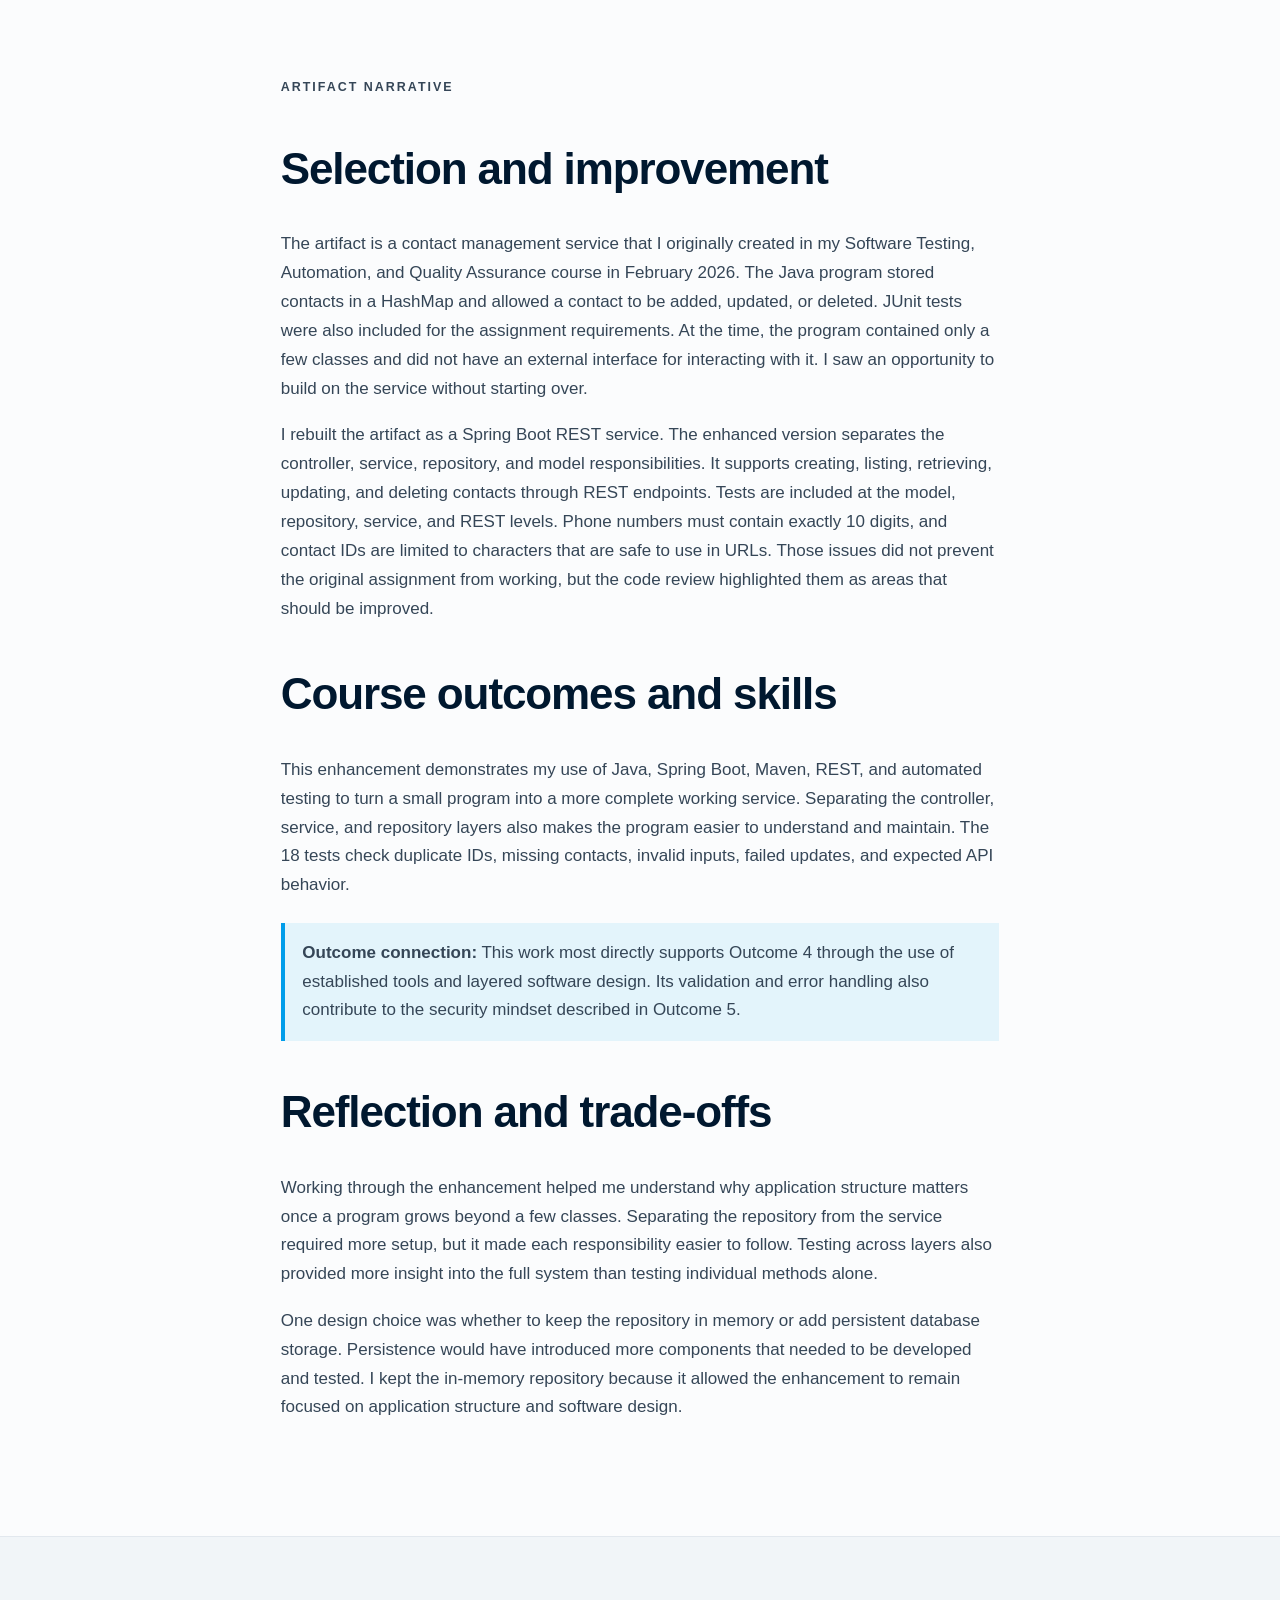
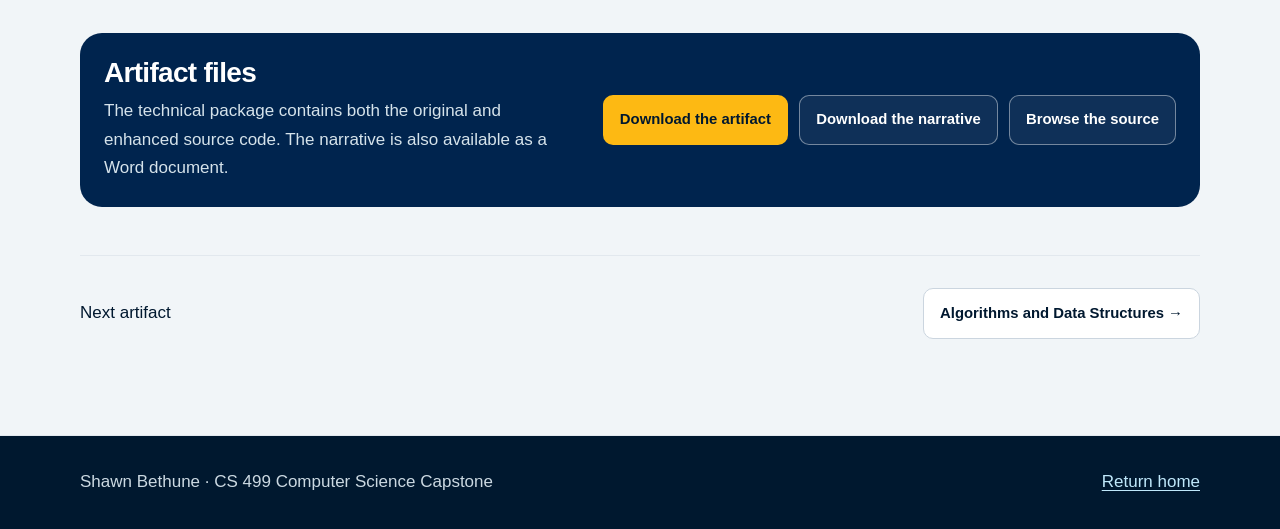
<file: software-design.html>
<!doctype html>
<html lang="en">
<head>
  <meta charset="utf-8">
  <meta name="viewport" content="width=device-width, initial-scale=1">
  <meta name="description" content="Software design and engineering enhancement for Shawn Bethune's CS 499 capstone.">
  <title>Software Design and Engineering | Shawn Bethune</title>
  <link rel="stylesheet" href="assets/css/styles.css">
</head>
<body>
  <a class="skip-link" href="#main-content">Skip to main content</a>
  <header class="site-header">
    <div class="container nav-wrap">
      <a class="brand" href="index.html">Shawn Bethune<span>Computer Science ePortfolio</span></a>
      <nav class="site-nav" aria-label="Primary navigation">
        <a href="index.html">Home</a>
        <a href="code-review.html">Code Review</a>
        <a href="software-design.html" aria-current="page">Software Design</a>
        <a href="algorithms.html">Algorithms</a>
        <a href="databases.html">Databases</a>
      </nav>
    </div>
  </header>

  <main id="main-content">
    <section class="page-hero">
      <div class="container">
        <p class="breadcrumbs"><a href="index.html">Home</a> / Software Design and Engineering</p>
        <p class="eyebrow">Enhancement One</p>
        <h1>Contact Management Service</h1>
        <p class="lede">A Java contact service rebuilt as a Spring Boot REST application with separate controller, service, repository, and model layers.</p>
        <div class="meta-row" aria-label="Project details">
          <span>Created February 2026</span>
          <span>Java</span>
          <span>Spring Boot</span>
          <span>18 automated tests</span>
        </div>
      </div>
    </section>

    <section class="section">
      <div class="container">
        <div class="section-heading">
          <div>
            <p class="eyebrow">Before and after</p>
            <h2>How the artifact changed</h2>
          </div>
          <p>The original assignment met its testing requirements, but the enhancement turns the same idea into a more complete service while keeping the repository intentionally in memory.</p>
        </div>
        <div class="comparison-grid">
          <article class="comparison-card">
            <h3>Original version</h3>
            <ul>
              <li>A few Java classes centered on a HashMap</li>
              <li>Add, update, and delete operations</li>
              <li>JUnit tests for assignment requirements</li>
              <li>No external interface for interacting with the service</li>
            </ul>
          </article>
          <article class="comparison-card">
            <h3>Enhanced version</h3>
            <ul>
              <li>Spring Boot REST endpoints for complete CRUD operations</li>
              <li>Separate controller, service, repository, and model layers</li>
              <li>Centralized error responses and stronger validation</li>
              <li>Model, repository, service, and REST-level testing</li>
            </ul>
          </article>
        </div>
      </div>
    </section>

    <section class="section section-alt">
      <div class="container">
        <p class="eyebrow">Application flow</p>
        <div class="flow" aria-label="Request flow through the enhanced application">
          <div class="flow-step">REST request</div><span class="flow-arrow" aria-hidden="true">→</span>
          <div class="flow-step">Controller</div><span class="flow-arrow" aria-hidden="true">→</span>
          <div class="flow-step">Service</div><span class="flow-arrow" aria-hidden="true">→</span>
          <div class="flow-step">Repository</div>
        </div>
      </div>
    </section>

    <section class="section">
      <div class="container prose">
        <p class="eyebrow">Artifact narrative</p>
        <h2>Selection and improvement</h2>
        <p>The artifact is a contact management service that I originally created in my Software Testing, Automation, and Quality Assurance course in February 2026. The Java program stored contacts in a HashMap and allowed a contact to be added, updated, or deleted. JUnit tests were also included for the assignment requirements. At the time, the program contained only a few classes and did not have an external interface for interacting with it. I saw an opportunity to build on the service without starting over.</p>
        <p>I rebuilt the artifact as a Spring Boot REST service. The enhanced version separates the controller, service, repository, and model responsibilities. It supports creating, listing, retrieving, updating, and deleting contacts through REST endpoints. Tests are included at the model, repository, service, and REST levels. Phone numbers must contain exactly 10 digits, and contact IDs are limited to characters that are safe to use in URLs. Those issues did not prevent the original assignment from working, but the code review highlighted them as areas that should be improved.</p>

        <h2>Course outcomes and skills</h2>
        <p>This enhancement demonstrates my use of Java, Spring Boot, Maven, REST, and automated testing to turn a small program into a more complete working service. Separating the controller, service, and repository layers also makes the program easier to understand and maintain. The 18 tests check duplicate IDs, missing contacts, invalid inputs, failed updates, and expected API behavior.</p>
        <p class="outcome-note"><strong>Outcome connection:</strong> This work most directly supports Outcome 4 through the use of established tools and layered software design. Its validation and error handling also contribute to the security mindset described in Outcome 5.</p>

        <h2>Reflection and trade-offs</h2>
        <p>Working through the enhancement helped me understand why application structure matters once a program grows beyond a few classes. Separating the repository from the service required more setup, but it made each responsibility easier to follow. Testing across layers also provided more insight into the full system than testing individual methods alone.</p>
        <p>One design choice was whether to keep the repository in memory or add persistent database storage. Persistence would have introduced more components that needed to be developed and tested. I kept the in-memory repository because it allowed the enhancement to remain focused on application structure and software design.</p>
      </div>
    </section>

    <section class="section section-alt">
      <div class="container file-panel">
        <div>
          <h2>Artifact files</h2>
          <p>The technical package contains both the original and enhanced source code. The narrative is also available as a Word document.</p>
        </div>
        <div class="file-actions">
          <a class="button button-primary" href="downloads/software-design-artifact.zip">Download the artifact</a>
          <a class="button button-secondary" href="documents/software-design-narrative.docx">Download the narrative</a>
          <a class="button button-secondary" href="https://github.com/shawnSnhu/shawnsnhu.github.io/tree/main/artifacts/software-design">Browse the source</a>
        </div>
      </div>
      <div class="container next-project">
        <span>Next artifact</span>
        <a class="button button-light" href="algorithms.html">Algorithms and Data Structures →</a>
      </div>
    </section>
  </main>

  <footer class="site-footer"><div class="container footer-wrap"><p>Shawn Bethune · CS 499 Computer Science Capstone</p><a href="index.html">Return home</a></div></footer>
</body>
</html>
</file>
<file: assets/css/styles.css>
:root {
  --navy-950: #00182f;
  --navy-900: #00244e;
  --navy-800: #06477a;
  --teal-700: #006c9e;
  --teal-600: #009dea;
  --teal-100: #e3f4fb;
  --gold-500: #fdb913;
  --gold-700: #8a5a00;
  --slate-700: #354657;
  --slate-600: #526475;
  --slate-300: #cbd5df;
  --slate-200: #e2e8ee;
  --slate-100: #f1f5f8;
  --paper: #fbfcfd;
  --white: #ffffff;
  --shadow: 0 16px 40px rgba(0, 36, 78, 0.1);
  --radius-lg: 22px;
  --radius-md: 14px;
  --content-width: 1120px;
}

* {
  box-sizing: border-box;
}

html {
  scroll-behavior: smooth;
}

body {
  margin: 0;
  color: var(--navy-950);
  background: var(--paper);
  font-family: Inter, ui-sans-serif, -apple-system, BlinkMacSystemFont, "Segoe UI", sans-serif;
  font-size: 17px;
  line-height: 1.7;
}

a {
  color: var(--teal-700);
  text-underline-offset: 0.18em;
}

a:hover {
  color: var(--navy-900);
}

a:focus-visible,
button:focus-visible {
  outline: 3px solid var(--gold-500);
  outline-offset: 4px;
}

img,
svg {
  max-width: 100%;
}

h1,
h2,
h3 {
  margin-top: 0;
  line-height: 1.16;
  letter-spacing: -0.025em;
}

h1 {
  font-size: clamp(2.55rem, 7vw, 5.5rem);
  max-width: 12ch;
}

h2 {
  font-size: clamp(1.85rem, 4vw, 2.75rem);
}

h3 {
  font-size: 1.25rem;
}

p {
  margin: 0 0 1.1rem;
}

.skip-link {
  position: fixed;
  top: 0.75rem;
  left: 0.75rem;
  z-index: 100;
  padding: 0.65rem 0.9rem;
  color: var(--white);
  background: var(--navy-950);
  border-radius: 8px;
  transform: translateY(-180%);
}

.skip-link:focus {
  transform: translateY(0);
}

.container {
  width: min(calc(100% - 2rem), var(--content-width));
  margin-inline: auto;
}

.site-header {
  position: sticky;
  top: 0;
  z-index: 20;
  border-bottom: 1px solid rgba(203, 213, 223, 0.78);
  background: rgba(251, 252, 253, 0.94);
  backdrop-filter: blur(12px);
}

.nav-wrap {
  display: flex;
  min-height: 76px;
  align-items: center;
  justify-content: space-between;
  gap: 1.5rem;
}

.brand {
  color: var(--navy-950);
  font-weight: 800;
  line-height: 1.1;
  text-decoration: none;
}

.brand span {
  display: block;
  margin-top: 0.18rem;
  color: var(--slate-600);
  font-size: 0.72rem;
  font-weight: 700;
  letter-spacing: 0.12em;
  text-transform: uppercase;
}

.site-nav {
  display: flex;
  align-items: center;
  justify-content: flex-end;
  gap: 0.25rem;
  flex-wrap: wrap;
}

.site-nav a {
  padding: 0.55rem 0.72rem;
  color: var(--slate-700);
  border-radius: 8px;
  font-size: 0.88rem;
  font-weight: 700;
  text-decoration: none;
}

.site-nav a:hover,
.site-nav a[aria-current="page"] {
  color: var(--navy-950);
  background: var(--teal-100);
}

.hero {
  position: relative;
  overflow: hidden;
  padding: clamp(4rem, 9vw, 7rem) 0;
  color: var(--white);
  background:
    radial-gradient(circle at 84% 18%, rgba(0, 157, 234, 0.48), transparent 31rem),
    linear-gradient(135deg, var(--navy-950), var(--navy-800));
}

.hero::after {
  position: absolute;
  right: -9rem;
  bottom: -13rem;
  width: 34rem;
  height: 34rem;
  border: 1px solid rgba(255, 255, 255, 0.13);
  border-radius: 50%;
  content: "";
}

.hero-grid {
  position: relative;
  z-index: 1;
  display: grid;
  grid-template-columns: minmax(0, 1.45fr) minmax(280px, 0.75fr);
  align-items: center;
  gap: clamp(2.5rem, 7vw, 6rem);
}

.eyebrow {
  margin-bottom: 0.9rem;
  color: var(--gold-700);
  font-size: 0.78rem;
  font-weight: 800;
  letter-spacing: 0.16em;
  text-transform: uppercase;
}

.hero .eyebrow,
.page-hero .eyebrow {
  color: var(--gold-500);
}

.hero .lede,
.page-hero .lede {
  max-width: 61ch;
  color: #dbe7ef;
  font-size: clamp(1.05rem, 2vw, 1.25rem);
}

.actions {
  display: flex;
  align-items: center;
  gap: 0.8rem;
  margin-top: 2rem;
  flex-wrap: wrap;
}

.button {
  display: inline-flex;
  min-height: 46px;
  align-items: center;
  justify-content: center;
  padding: 0.72rem 1rem;
  border: 1px solid transparent;
  border-radius: 10px;
  font-size: 0.93rem;
  font-weight: 800;
  text-decoration: none;
}

.button-primary {
  color: var(--navy-950);
  background: var(--gold-500);
}

.button-primary:hover {
  color: var(--navy-950);
  background: #ffca3a;
}

.button-secondary {
  color: var(--white);
  border-color: rgba(255, 255, 255, 0.42);
  background: rgba(255, 255, 255, 0.06);
}

.button-secondary:hover {
  color: var(--white);
  background: rgba(255, 255, 255, 0.14);
}

.button-dark {
  color: var(--white);
  background: var(--navy-900);
}

.button-dark:hover {
  color: var(--white);
  background: var(--navy-800);
}

.button-light {
  color: var(--navy-950);
  border-color: var(--slate-300);
  background: var(--white);
}

.button-light:hover {
  color: var(--navy-950);
  border-color: var(--teal-600);
  background: var(--teal-100);
}

.hero-panel {
  padding: 1.6rem;
  border: 1px solid rgba(255, 255, 255, 0.18);
  border-radius: var(--radius-lg);
  background: rgba(255, 255, 255, 0.08);
  box-shadow: var(--shadow);
}

.hero-panel h2 {
  font-size: 1.55rem;
}

.panel-label {
  margin-bottom: 0.6rem;
  color: #9ed7d6;
  font-size: 0.76rem;
  font-weight: 800;
  letter-spacing: 0.13em;
  text-transform: uppercase;
}

.compact-list,
.tag-list {
  display: flex;
  padding: 0;
  margin: 1.25rem 0 0;
  list-style: none;
  flex-wrap: wrap;
  gap: 0.55rem;
}

.compact-list li,
.tag-list li {
  padding: 0.32rem 0.62rem;
  border-radius: 999px;
  font-size: 0.78rem;
  font-weight: 800;
}

.compact-list li {
  color: #e9f5f5;
  background: rgba(255, 255, 255, 0.1);
}

.tag-list li {
  color: var(--teal-700);
  background: var(--teal-100);
}

.section {
  padding: clamp(3.6rem, 8vw, 6rem) 0;
}

.section-alt {
  border-block: 1px solid var(--slate-200);
  background: var(--slate-100);
}

.section-heading {
  display: grid;
  grid-template-columns: minmax(0, 0.85fr) minmax(280px, 1.15fr);
  gap: 2.5rem;
  margin-bottom: 2.6rem;
}

.section-heading p {
  color: var(--slate-700);
}

.prose {
  max-width: 76ch;
}

.prose h2 {
  margin-top: 2.8rem;
}

.prose h3 {
  margin-top: 2rem;
}

.prose p,
.prose li {
  color: var(--slate-700);
}

.draft-note {
  margin-bottom: 1.6rem;
  padding: 0.85rem 1rem;
  color: var(--navy-900);
  border: 1px dashed var(--teal-600);
  border-radius: 10px;
  background: var(--teal-100);
  font-size: 0.9rem;
}

.card-grid {
  display: grid;
  grid-template-columns: repeat(3, minmax(0, 1fr));
  gap: 1.25rem;
}

.project-card,
.outcome-card,
.comparison-card,
.content-card {
  border: 1px solid var(--slate-200);
  border-radius: var(--radius-md);
  background: var(--white);
  box-shadow: 0 8px 26px rgba(8, 27, 44, 0.06);
}

.project-card {
  display: flex;
  min-height: 100%;
  flex-direction: column;
  padding: 1.45rem;
}

.project-number {
  display: inline-flex;
  width: 2.25rem;
  height: 2.25rem;
  align-items: center;
  justify-content: center;
  margin-bottom: 1.1rem;
  color: var(--white);
  border-radius: 50%;
  background: var(--teal-700);
  font-size: 0.8rem;
  font-weight: 900;
}

.project-card p {
  color: var(--slate-700);
}

.project-card .text-link {
  margin-top: auto;
  padding-top: 0.7rem;
  font-weight: 800;
}

.outcome-grid {
  display: grid;
  grid-template-columns: repeat(5, minmax(0, 1fr));
  gap: 0.85rem;
}

.outcome-card {
  padding: 1rem;
}

.outcome-card span {
  display: block;
  margin-bottom: 0.35rem;
  color: var(--teal-700);
  font-size: 0.73rem;
  font-weight: 900;
  letter-spacing: 0.1em;
  text-transform: uppercase;
}

.outcome-card p {
  margin: 0;
  color: var(--slate-700);
  font-size: 0.88rem;
  line-height: 1.5;
}

.page-hero {
  padding: 4rem 0 3.3rem;
  color: var(--white);
  background:
    radial-gradient(circle at 84% 15%, rgba(0, 157, 234, 0.42), transparent 26rem),
    linear-gradient(135deg, var(--navy-950), var(--navy-800));
}

.page-hero h1 {
  margin-bottom: 1rem;
  font-size: clamp(2.35rem, 6vw, 4.8rem);
  max-width: 15ch;
}

.page-note {
  max-width: 70ch;
  margin-top: 1.25rem;
  color: #bfd4df;
  font-size: 0.95rem;
}

.outcome-note {
  padding: 1rem 1.1rem;
  margin-top: 1.4rem;
  color: var(--navy-900);
  border-left: 4px solid var(--teal-600);
  background: var(--teal-100);
}

.breadcrumbs {
  margin-bottom: 1rem;
  color: #bfd4df;
  font-size: 0.86rem;
}

.breadcrumbs a {
  color: #d9efef;
}

.meta-row {
  display: flex;
  margin-top: 1.5rem;
  flex-wrap: wrap;
  gap: 0.65rem;
}

.meta-row span {
  padding: 0.34rem 0.65rem;
  color: #e5f4f4;
  border: 1px solid rgba(255, 255, 255, 0.2);
  border-radius: 999px;
  background: rgba(255, 255, 255, 0.08);
  font-size: 0.78rem;
  font-weight: 800;
}

.comparison-grid {
  display: grid;
  grid-template-columns: repeat(2, minmax(0, 1fr));
  gap: 1.25rem;
}

.comparison-card,
.content-card {
  padding: 1.45rem;
}

.comparison-card h3,
.content-card h3 {
  color: var(--navy-900);
}

.comparison-card ul,
.content-card ul {
  padding-left: 1.2rem;
  margin-bottom: 0;
  color: var(--slate-700);
}

.flow {
  display: flex;
  align-items: stretch;
  justify-content: center;
  gap: 0.65rem;
  flex-wrap: wrap;
}

.flow-step {
  min-width: 145px;
  padding: 0.85rem 1rem;
  text-align: center;
  border: 1px solid var(--slate-300);
  border-radius: 10px;
  background: var(--white);
  font-weight: 800;
}

.flow-arrow {
  display: inline-flex;
  align-items: center;
  color: var(--teal-700);
  font-size: 1.3rem;
  font-weight: 900;
}

.file-panel {
  display: grid;
  grid-template-columns: minmax(0, 1fr) auto;
  align-items: center;
  gap: 1.5rem;
  padding: 1.5rem;
  color: var(--white);
  border-radius: var(--radius-lg);
  background: var(--navy-900);
}

.file-panel h2 {
  margin-bottom: 0.45rem;
  font-size: 1.75rem;
}

.file-panel p {
  margin: 0;
  color: #d5e3eb;
}

.file-actions {
  display: flex;
  justify-content: flex-end;
  gap: 0.7rem;
  flex-wrap: wrap;
}

.video-panel {
  overflow: hidden;
  border: 1px solid var(--slate-200);
  border-radius: var(--radius-lg);
  background: var(--white);
  box-shadow: var(--shadow);
}

.video-frame {
  aspect-ratio: 16 / 9;
  background: var(--navy-950);
}

.video-frame iframe {
  width: 100%;
  height: 100%;
  border: 0;
}

.video-caption {
  display: flex;
  align-items: center;
  justify-content: space-between;
  gap: 1rem;
  padding: 1.2rem 1.35rem;
}

.video-caption p {
  margin: 0;
  color: var(--slate-700);
}

.next-project {
  display: flex;
  align-items: center;
  justify-content: space-between;
  gap: 1rem;
  padding-top: 2rem;
  margin-top: 3rem;
  border-top: 1px solid var(--slate-200);
}

.site-footer {
  padding: 2rem 0;
  color: #cbd9e2;
  background: var(--navy-950);
}

.footer-wrap {
  display: flex;
  align-items: center;
  justify-content: space-between;
  gap: 1rem;
  flex-wrap: wrap;
}

.site-footer p {
  margin: 0;
}

.site-footer a {
  color: #bfe8fb;
}

@media (max-width: 900px) {
  .nav-wrap {
    align-items: flex-start;
    flex-direction: column;
    padding: 1rem 0;
  }

  .site-header {
    position: static;
  }

  .site-nav {
    justify-content: flex-start;
  }

  .hero-grid,
  .section-heading {
    grid-template-columns: 1fr;
  }

  .card-grid {
    grid-template-columns: 1fr;
  }

  .outcome-grid {
    grid-template-columns: repeat(2, minmax(0, 1fr));
  }
}

@media (max-width: 640px) {
  body {
    font-size: 16px;
  }

  .container {
    width: min(calc(100% - 1.25rem), var(--content-width));
  }

  .site-nav a {
    padding: 0.42rem 0.52rem;
    font-size: 0.8rem;
  }

  .hero,
  .page-hero {
    padding: 3.2rem 0;
  }

  .comparison-grid,
  .outcome-grid {
    grid-template-columns: 1fr;
  }

  .flow {
    align-items: center;
    flex-direction: column;
  }

  .flow-arrow {
    transform: rotate(90deg);
  }

  .file-panel {
    grid-template-columns: 1fr;
  }

  .file-actions {
    justify-content: flex-start;
  }

  .video-caption {
    align-items: flex-start;
    flex-direction: column;
  }

  .next-project {
    align-items: flex-start;
    flex-direction: column;
  }
}
</file>
